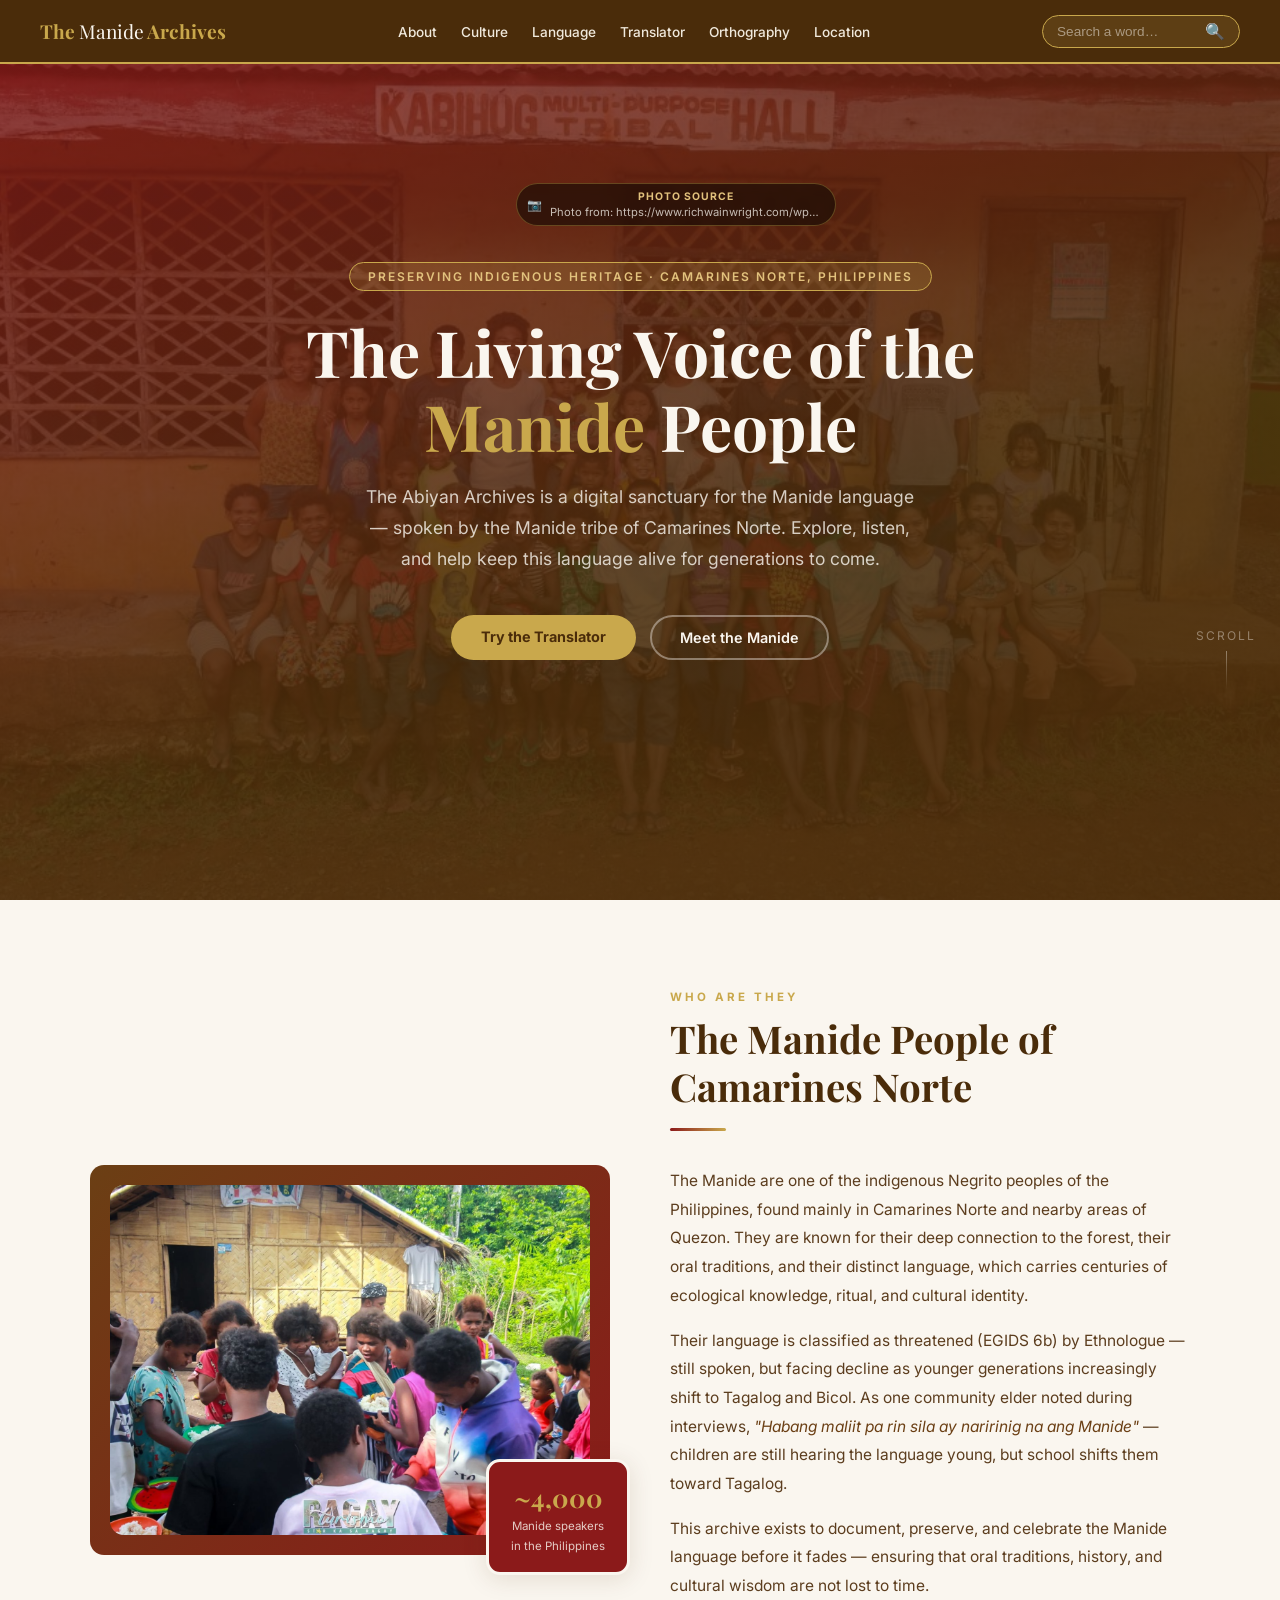
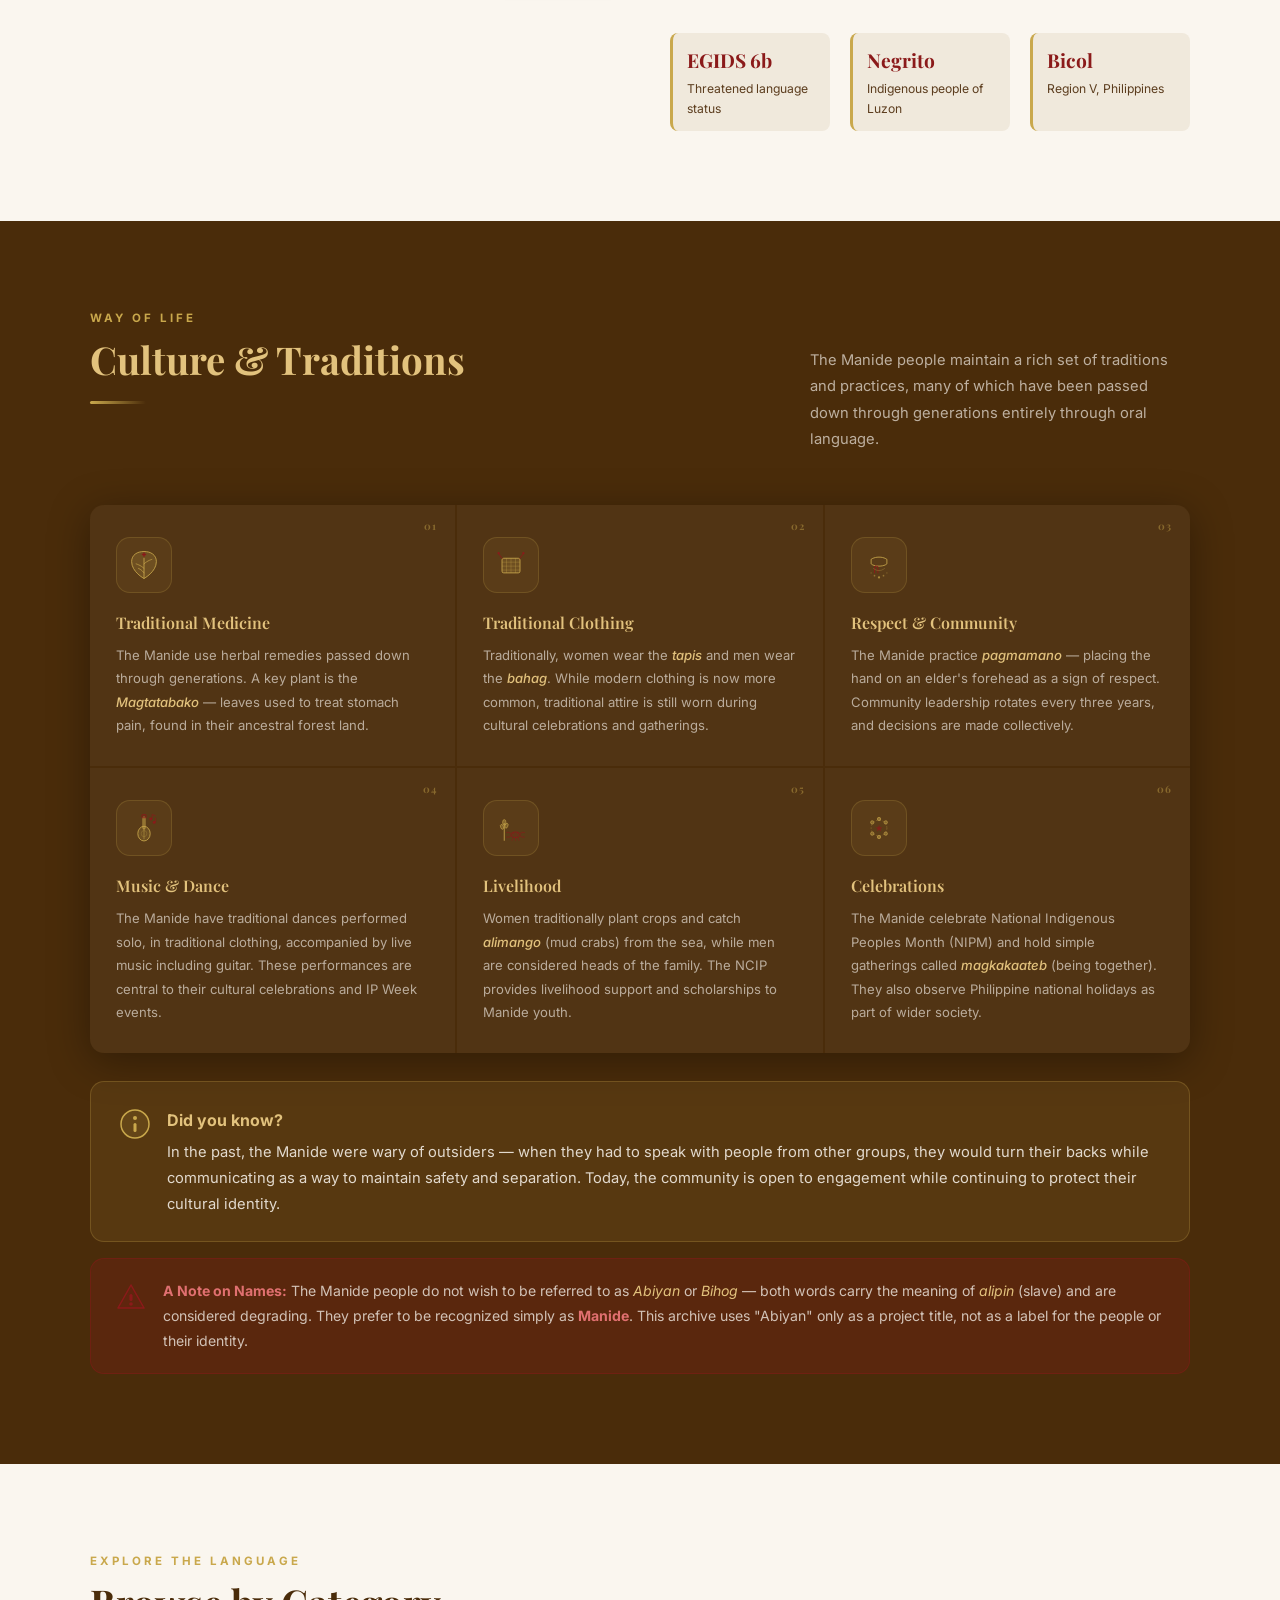
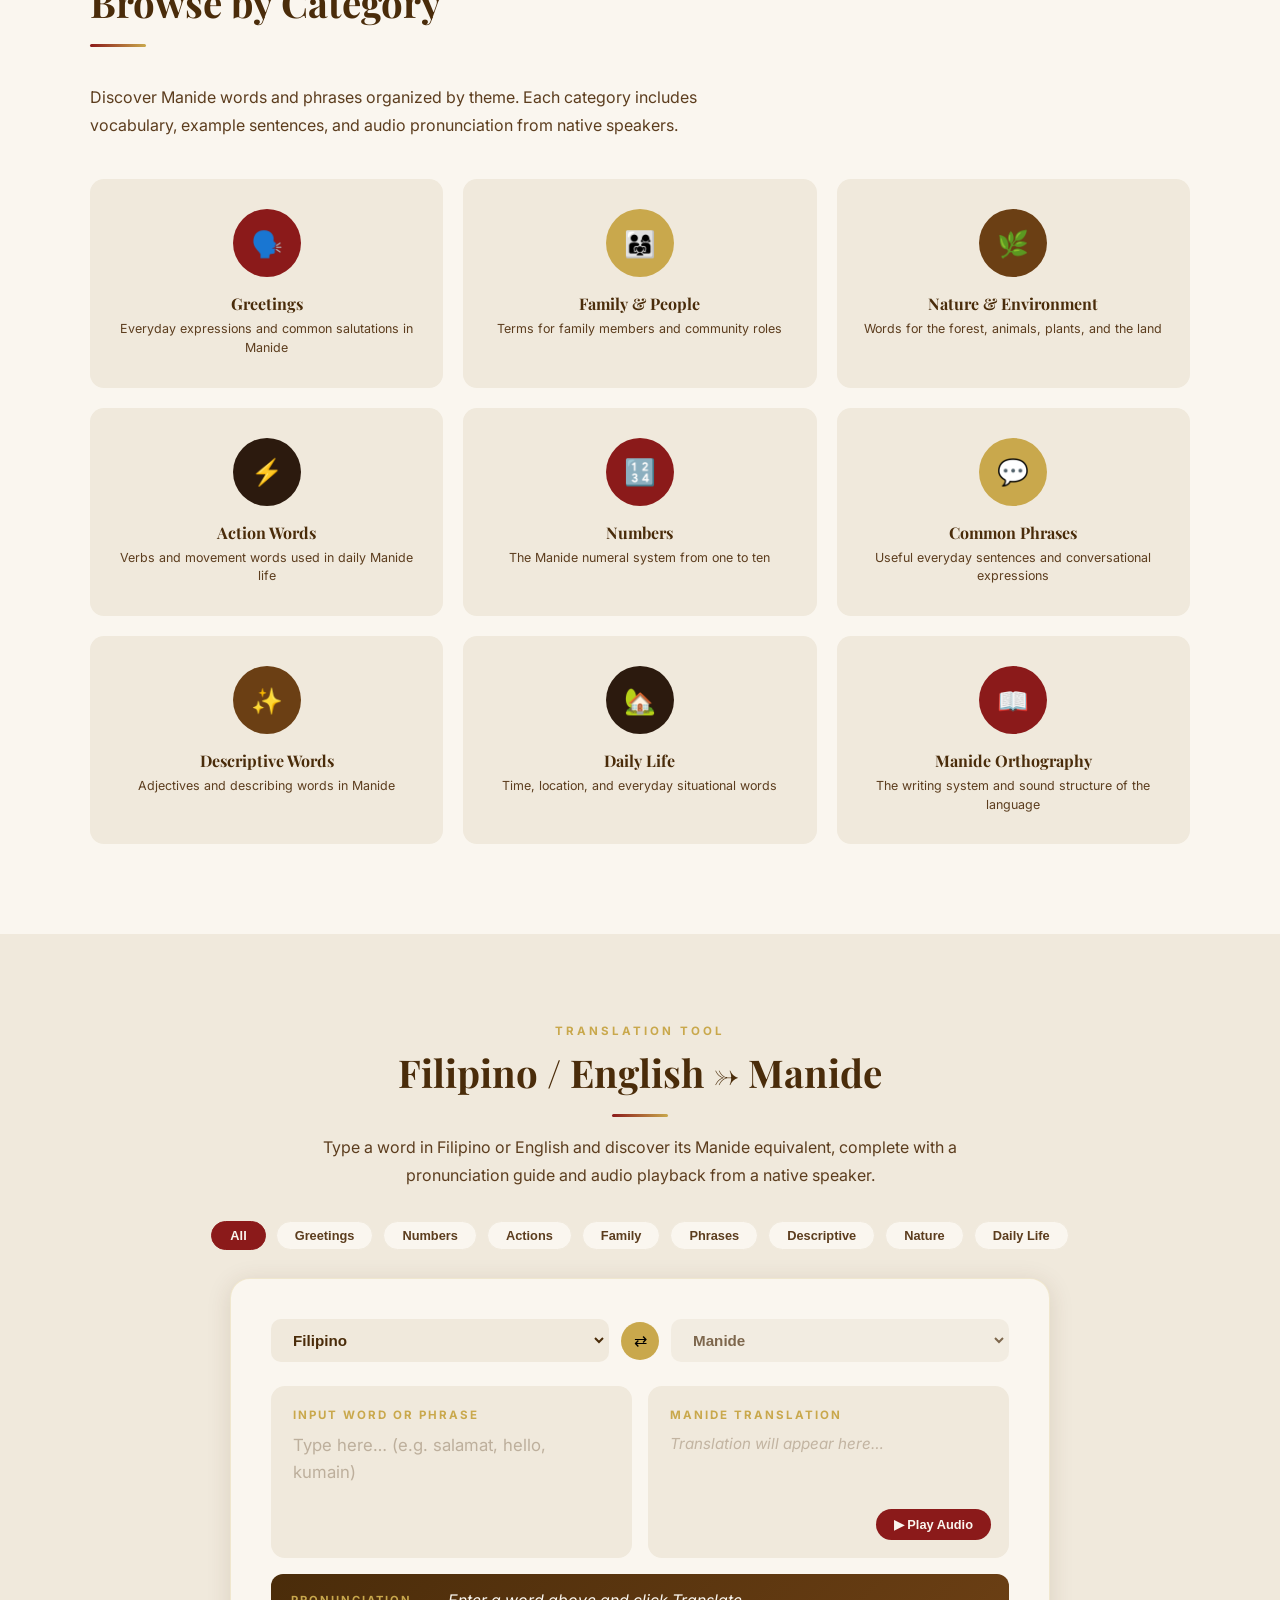
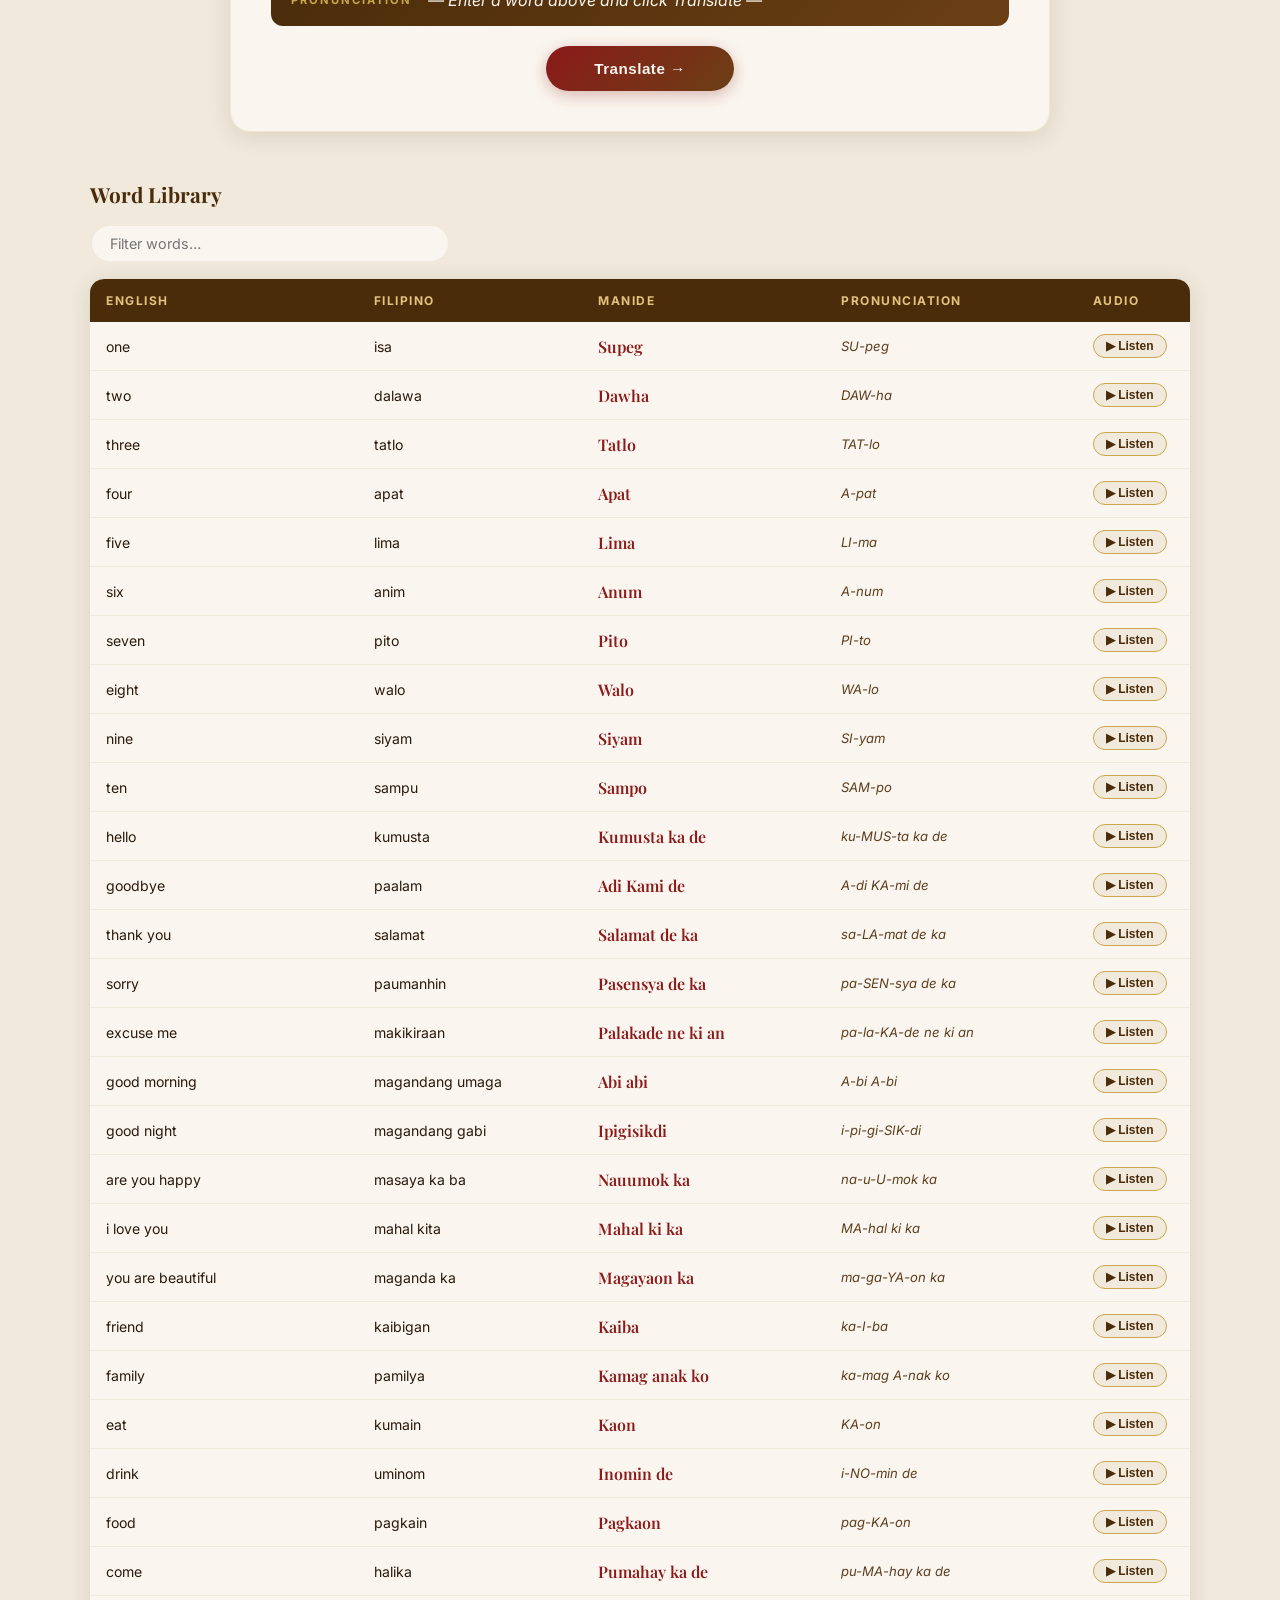
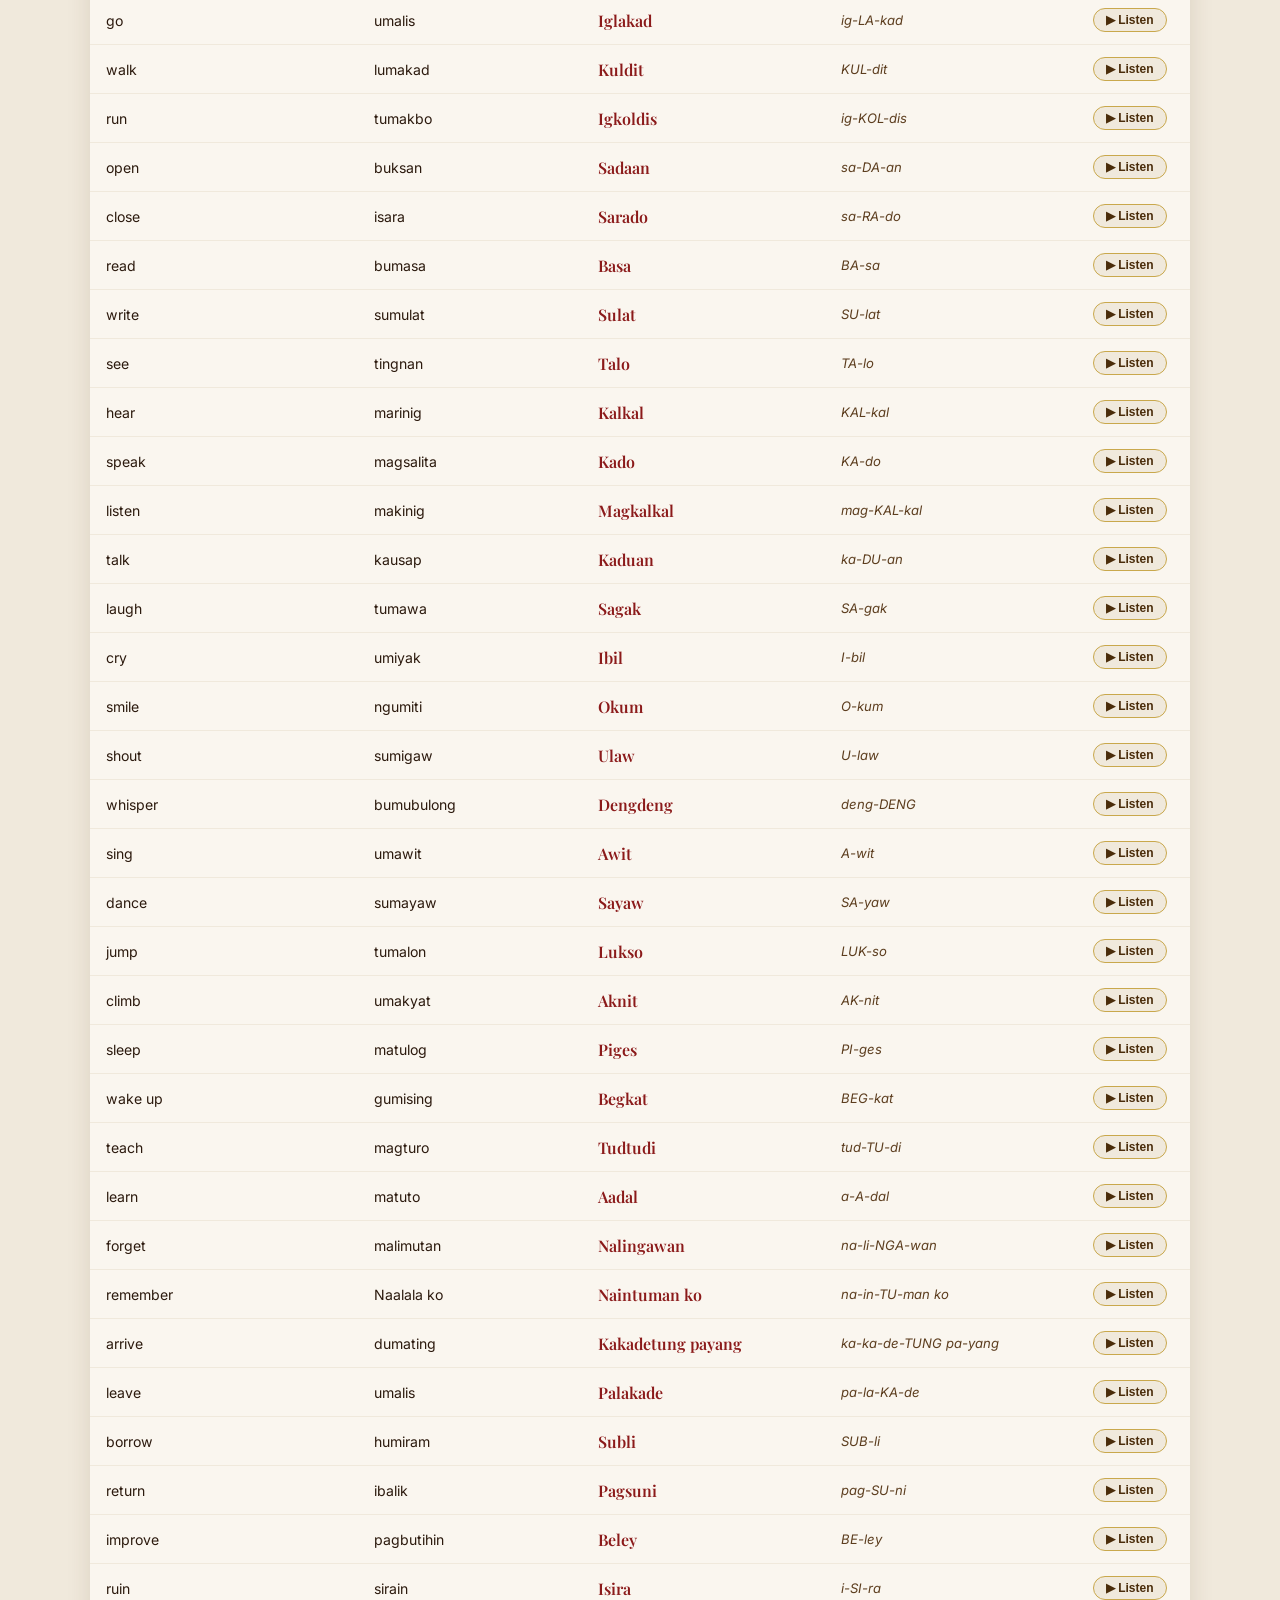
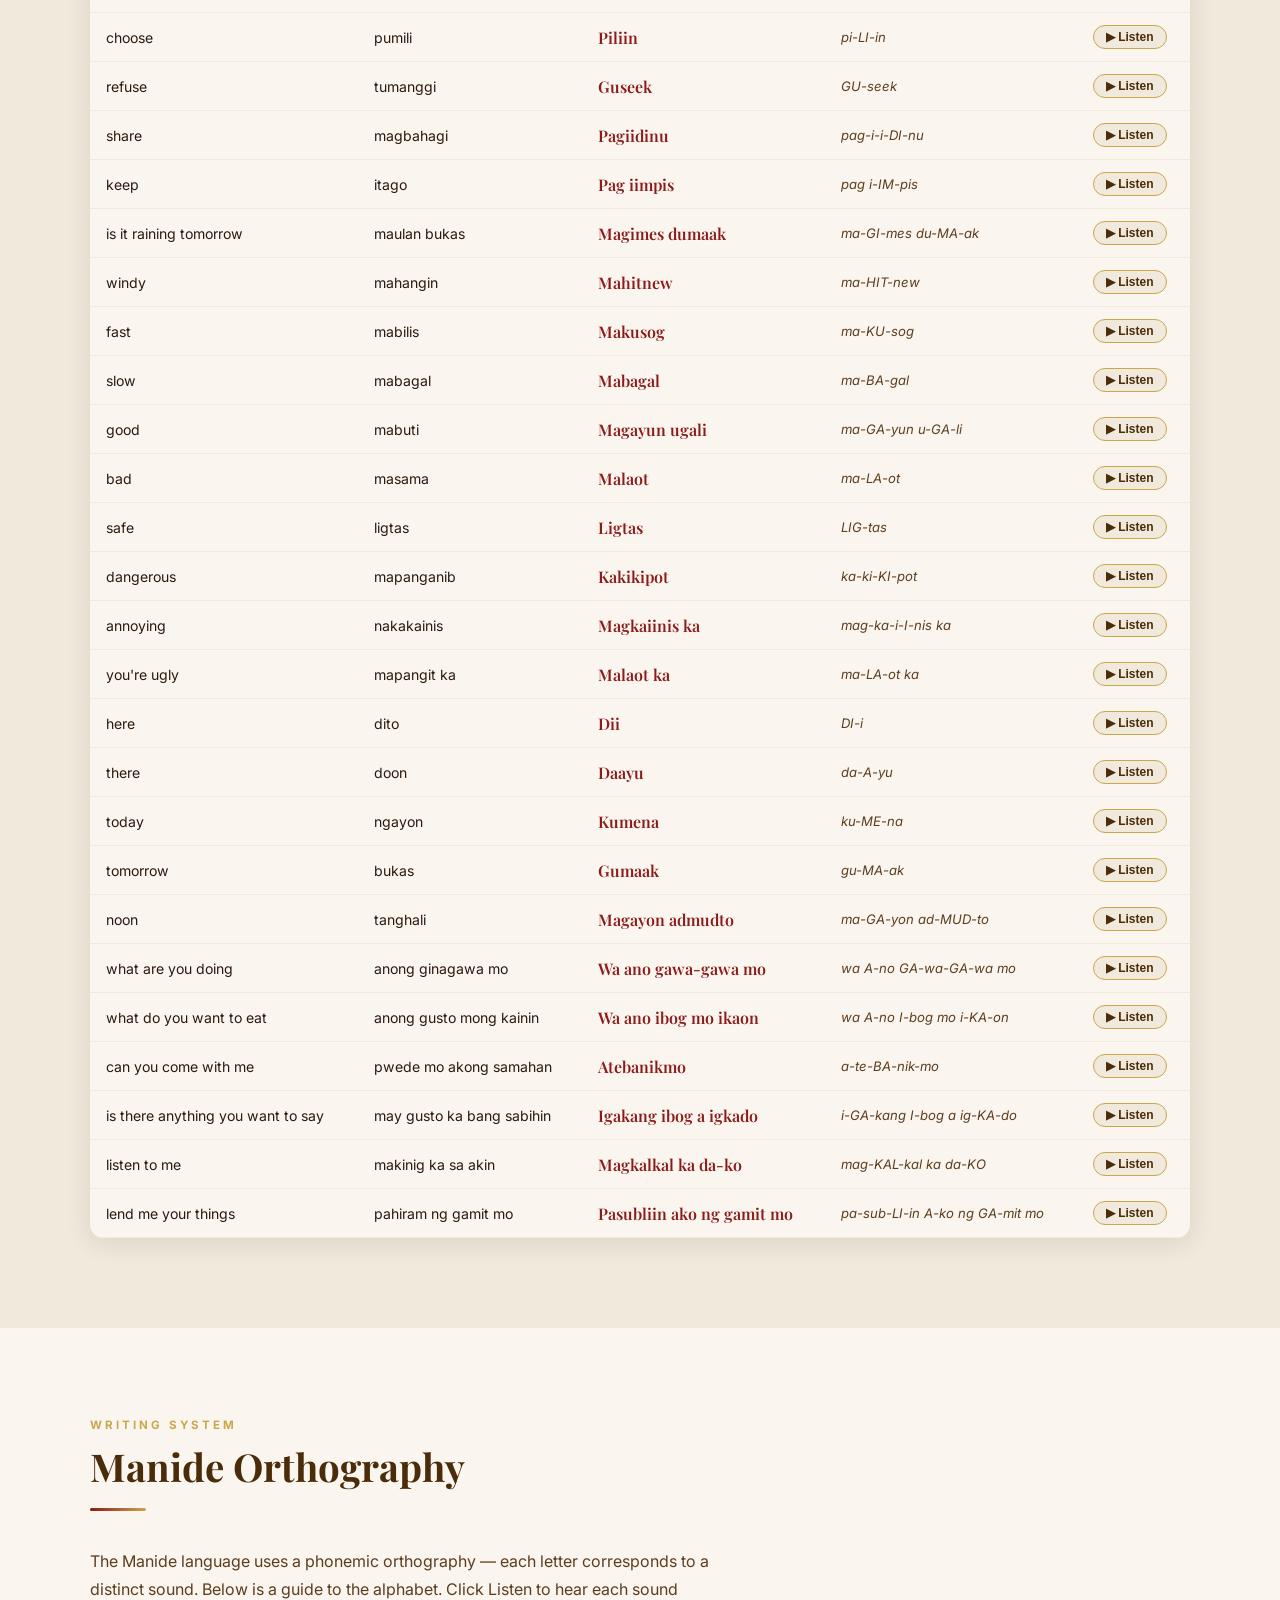
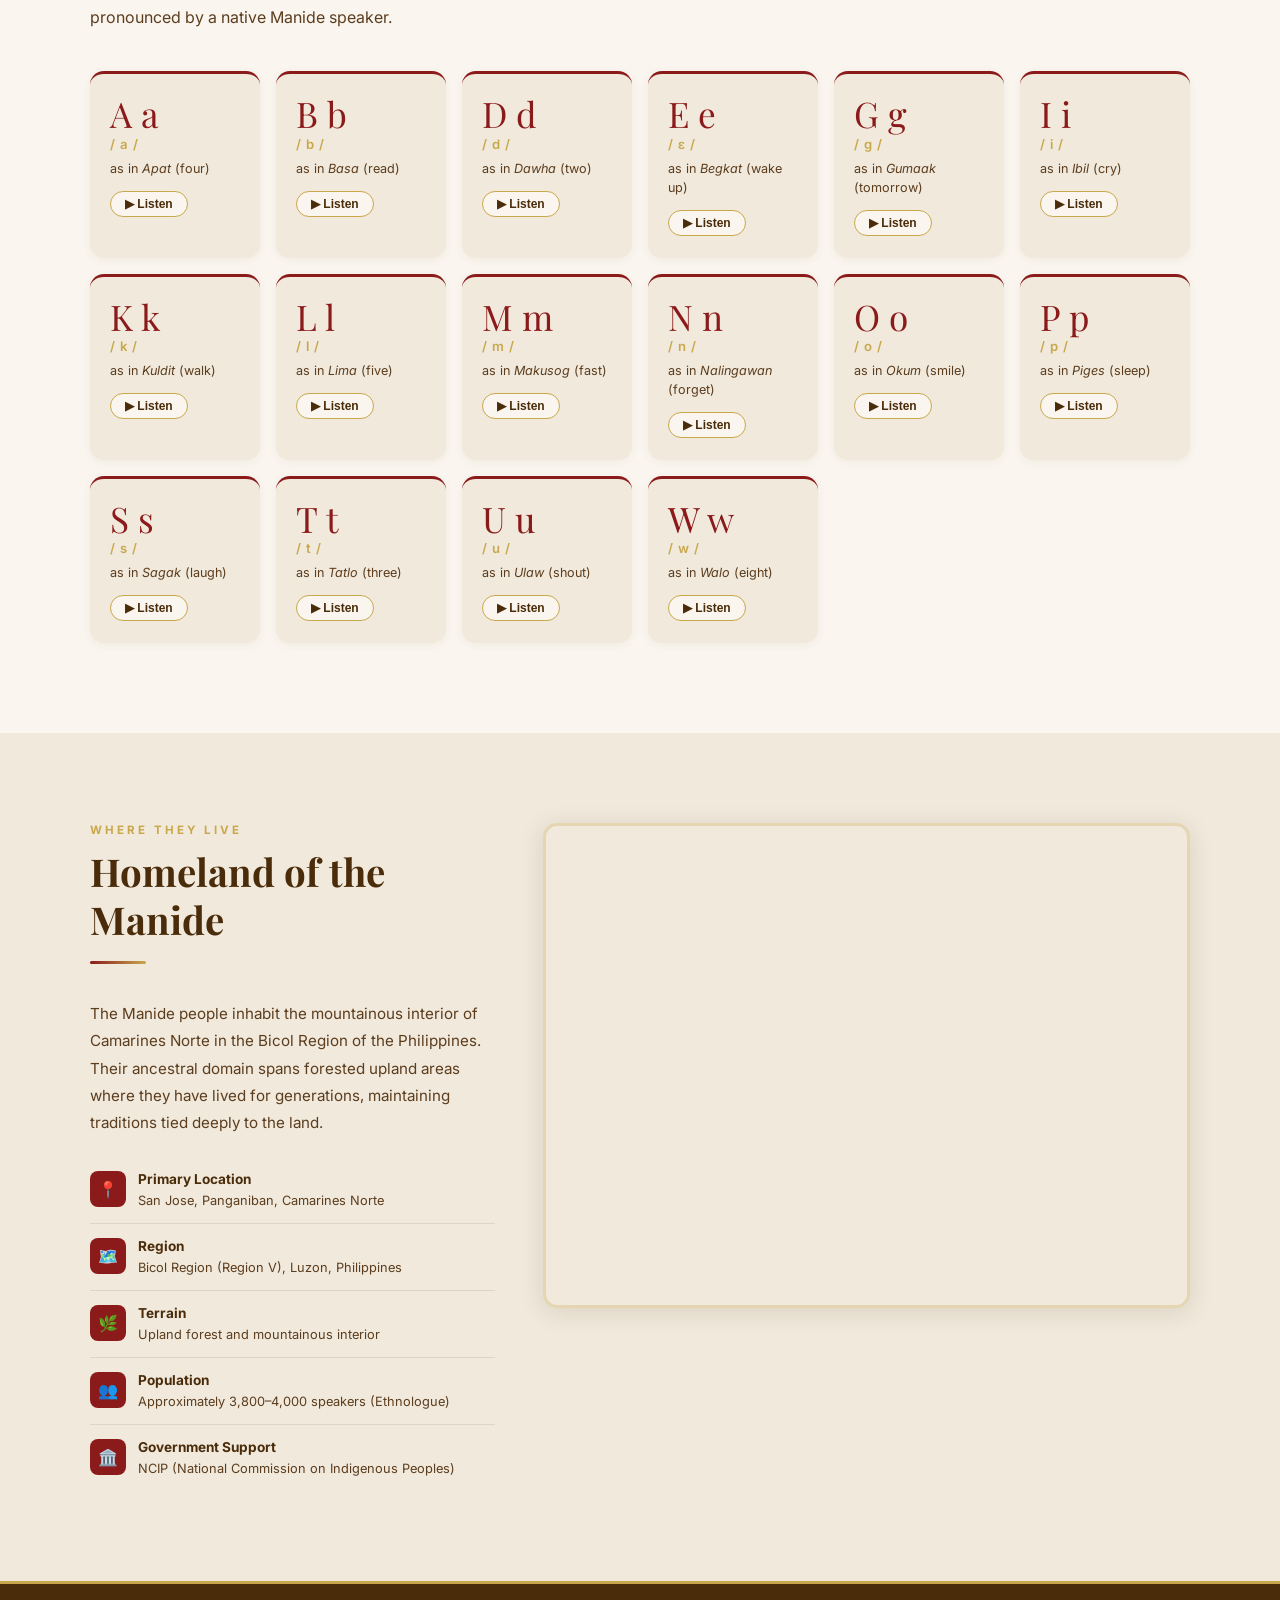
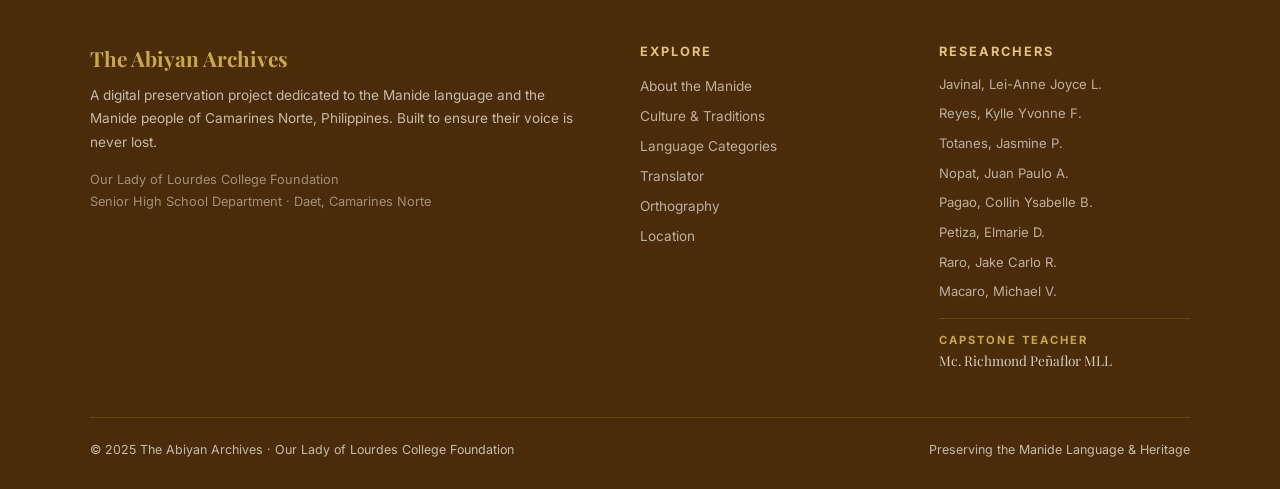
<file: index.html>
<!DOCTYPE html>
<html lang="en">
<head>
  <meta charset="UTF-8" />
  <meta name="viewport" content="width=device-width, initial-scale=1.0"/>
  <title>The Manide Archives — Manide Language & Heritage</title>
  <link rel="preconnect" href="https://fonts.googleapis.com">
  <link href="https://fonts.googleapis.com/css2?family=Playfair+Display:wght@400;600;700&family=Inter:wght@300;400;500;600&display=swap" rel="stylesheet">
  <link rel="stylesheet" href="style.css">
</head>
<body>

<!--
  ══ DESKTOP NAVBAR ══════════════════════════════════════
  position:fixed — only visible on desktop (≥ 769px).
  Hidden entirely on mobile via CSS.
-->
<nav class="nav-desktop">
  <div class="nav-logo">The <span>Manide</span> Archives</div>
  <ul class="nav-links">
    <li><a href="#about">About</a></li>
    <li><a href="#culture">Culture</a></li>
    <li><a href="#categories">Language</a></li>
    <li><a href="#translator">Translator</a></li>
    <li><a href="#orthography">Orthography</a></li>
    <li><a href="#map-section">Location</a></li>
  </ul>
  <div class="nav-search">
    <input type="text" id="navSearchInput" placeholder="Search a word…" />
    <button id="navSearchBtn">🔍</button>
  </div>
</nav>

<!--
  ══ MOBILE NAVBAR ═══════════════════════════════════════
  Completely separate from the desktop nav.
  Uses position:sticky (NOT fixed) so it lives in the
  normal document flow, sitting ABOVE the hero in the DOM.
  This means it is NEVER in the same GPU compositing layer
  as the hero slideshow — making the transparency bug
  structurally impossible to occur.
  Only visible on mobile (≤ 768px) via CSS.
-->
<div class="mob-nav" id="mobNav">
  <div class="mob-nav-bar">
    <div class="mob-nav-logo">The <span>Manide</span> Archives</div>
    <button class="mob-nav-toggle" id="mobNavToggle" aria-label="Open menu" aria-expanded="false">
      <span></span>
      <span></span>
      <span></span>
    </button>
  </div>
  <div class="mob-nav-drawer" id="mobNavDrawer" aria-hidden="true">
    <ul>
      <li><a href="#about">About</a></li>
      <li><a href="#culture">Culture</a></li>
      <li><a href="#categories">Language</a></li>
      <li><a href="#translator">Translator</a></li>
      <li><a href="#orthography">Orthography</a></li>
      <li><a href="#map-section">Location</a></li>
    </ul>
    <div class="mob-nav-search">
      <input type="text" id="mobileSearchInput" placeholder="Search a word…" />
      <button id="mobileSearchBtn">🔍</button>
    </div>
  </div>
</div>


<!-- ══ HERO ════════════════════════════════════════════ -->
<section class="hero" id="home">
  <div class="hero-overlay"></div>

  <div class="hero-credit" id="heroCredit" aria-live="polite">
    <span class="hero-credit-icon">📷</span>
    <span class="hero-credit-text">
      <strong>Photo Source</strong>
      <span id="heroCreditLabel">—</span>
    </span>
  </div>

  <div class="hero-badge">Preserving Indigenous Heritage · Camarines Norte, Philippines</div>
  <h1>The Living Voice of the <em>Manide</em> People</h1>
  <p>
    The Abiyan Archives is a digital sanctuary for the Manide language —
    spoken by the Manide tribe of Camarines Norte.
    Explore, listen, and help keep this language alive for generations to come.
  </p>
  <div class="hero-cta">
    <a href="#translator" class="btn-primary">Try the Translator</a>
    <a href="#about" class="btn-outline">Meet the Manide</a>
  </div>
  <div class="hero-scroll">Scroll</div>
</section>


<!-- ══ ABOUT ════════════════════════════════════════════ -->
<section id="about">
  <div class="container">
    <div class="about-grid">
      <div class="about-img">
        <div class="about-img-main">
          <img src="images/manide4.jpg" alt="Manide Community of Camarines Norte">
        </div>
        <div class="about-img-badge">
          <strong>~4,000</strong>
          <span>Manide speakers<br>in the Philippines</span>
        </div>
      </div>
      <div class="about-text">
        <div class="section-label">Who Are They</div>
        <h2 class="section-title">The Manide People of Camarines Norte</h2>
        <div class="divider"></div>
        <p>
          The Manide are one of the indigenous Negrito peoples of the Philippines,
          found mainly in Camarines Norte and nearby areas of Quezon. They are known
          for their deep connection to the forest, their oral traditions, and their
          distinct language, which carries centuries of ecological knowledge, ritual,
          and cultural identity.
        </p>
        <p>
          Their language is classified as threatened (EGIDS 6b) by Ethnologue — still
          spoken, but facing decline as younger generations increasingly shift to Tagalog
          and Bicol. As one community elder noted during interviews, <em>"Habang maliit
          pa rin sila ay naririnig na ang Manide"</em> — children are still hearing the
          language young, but school shifts them toward Tagalog.
        </p>
        <p>
          This archive exists to document, preserve, and celebrate the Manide language
          before it fades — ensuring that oral traditions, history, and cultural wisdom
          are not lost to time.
        </p>
        <div class="about-stats">
          <div class="stat">
            <strong>EGIDS 6b</strong>
            <span>Threatened language status</span>
          </div>
          <div class="stat">
            <strong>Negrito</strong>
            <span>Indigenous people of Luzon</span>
          </div>
          <div class="stat">
            <strong>Bicol</strong>
            <span>Region V, Philippines</span>
          </div>
        </div>
      </div>
    </div>
  </div>
</section>


<!-- ══ CULTURE ══════════════════════════════════════════ -->
<section id="culture">
  <div class="container">

    <div class="culture-header">
      <div>
        <div class="section-label">Way of Life</div>
        <h2 class="section-title">Culture &amp; Traditions</h2>
        <div class="divider"></div>
      </div>
      <p class="section-sub culture-intro">
        The Manide people maintain a rich set of traditions and practices, many of which
        have been passed down through generations entirely through oral language.
      </p>
    </div>

    <div class="culture-grid">

      <!-- Card 1 — Traditional Medicine -->
      <div class="culture-card" data-index="01">
        <div class="culture-card-inner">
          <div class="culture-svg-wrap">
            <svg viewBox="0 0 64 64" fill="none" xmlns="http://www.w3.org/2000/svg" aria-hidden="true">
              <path d="M32 56 C32 56 10 44 10 26 C10 14 20 8 32 8 C44 8 54 14 54 26 C54 44 32 56 32 56Z" fill="rgba(201,168,76,0.18)" stroke="#C9A84C" stroke-width="1.5"/>
              <path d="M32 56 L32 20" stroke="#C9A84C" stroke-width="1.5" stroke-linecap="round"/>
              <path d="M32 38 C26 32 18 30 18 30" stroke="#C9A84C" stroke-width="1.2" stroke-linecap="round"/>
              <path d="M32 30 C38 24 46 22 46 22" stroke="#C9A84C" stroke-width="1.2" stroke-linecap="round"/>
              <path d="M32 46 C28 40 22 38 22 38" stroke="#C9A84C" stroke-width="1.2" stroke-linecap="round"/>
              <rect x="28" y="12" width="8" height="2.5" rx="1.2" fill="#8B1A1A"/>
              <rect x="30.75" y="9.5" width="2.5" height="8" rx="1.2" fill="#8B1A1A"/>
            </svg>
          </div>
          <div class="culture-card-body">
            <h3>Traditional Medicine</h3>
            <p>
              The Manide use herbal remedies passed down through generations.
              A key plant is the <em>Magtatabako</em> — leaves used to treat
              stomach pain, found in their ancestral forest land.
            </p>
          </div>
        </div>
      </div>

      <!-- Card 2 — Traditional Clothing -->
      <div class="culture-card" data-index="02">
        <div class="culture-card-inner">
          <div class="culture-svg-wrap">
            <svg viewBox="0 0 64 64" fill="none" xmlns="http://www.w3.org/2000/svg" aria-hidden="true">
              <rect x="16" y="20" width="32" height="26" rx="3" fill="rgba(201,168,76,0.18)" stroke="#C9A84C" stroke-width="1.5"/>
              <line x1="16" y1="27" x2="48" y2="27" stroke="#C9A84C" stroke-width="0.8" opacity="0.6"/>
              <line x1="16" y1="34" x2="48" y2="34" stroke="#C9A84C" stroke-width="0.8" opacity="0.6"/>
              <line x1="16" y1="41" x2="48" y2="41" stroke="#C9A84C" stroke-width="0.8" opacity="0.6"/>
              <line x1="24" y1="20" x2="24" y2="46" stroke="#C9A84C" stroke-width="0.8" opacity="0.6"/>
              <line x1="32" y1="20" x2="32" y2="46" stroke="#C9A84C" stroke-width="0.8" opacity="0.6"/>
              <line x1="40" y1="20" x2="40" y2="46" stroke="#C9A84C" stroke-width="0.8" opacity="0.6"/>
              <path d="M16 20 L10 12" stroke="#8B1A1A" stroke-width="1.5" stroke-linecap="round"/>
              <path d="M48 20 L54 12" stroke="#8B1A1A" stroke-width="1.5" stroke-linecap="round"/>
              <circle cx="10" cy="11" r="2" fill="#8B1A1A"/>
              <circle cx="54" cy="11" r="2" fill="#8B1A1A"/>
            </svg>
          </div>
          <div class="culture-card-body">
            <h3>Traditional Clothing</h3>
            <p>
              Traditionally, women wear the <em>tapis</em> and men wear the <em>bahag</em>.
              While modern clothing is now more common, traditional attire is still worn
              during cultural celebrations and gatherings.
            </p>
          </div>
        </div>
      </div>

      <!-- Card 3 — Respect & Community -->
      <div class="culture-card" data-index="03">
        <div class="culture-card-inner">
          <div class="culture-svg-wrap">
            <svg viewBox="0 0 64 64" fill="none" xmlns="http://www.w3.org/2000/svg" aria-hidden="true">
              <path d="M18 22 C18 22 22 18 32 18 C42 18 46 22 46 22" stroke="#C9A84C" stroke-width="1.5" stroke-linecap="round"/>
              <path d="M18 22 L18 30 C18 30 22 34 32 34 C42 34 46 30 46 30 L46 22" stroke="#C9A84C" stroke-width="1.5" stroke-linejoin="round"/>
              <path d="M24 46 L24 36 C24 34.5 26 34 26 34" stroke="#8B1A1A" stroke-width="1.5" stroke-linecap="round"/>
              <path d="M24 36 C24 34 28 33 30 35 L30 46" stroke="#8B1A1A" stroke-width="1.5" stroke-linecap="round" stroke-linejoin="round"/>
              <circle cx="32" cy="54" r="2" fill="#C9A84C" opacity="0.7"/>
              <circle cx="40" cy="51" r="1.5" fill="#C9A84C" opacity="0.5"/>
              <circle cx="24" cy="51" r="1.5" fill="#C9A84C" opacity="0.5"/>
              <circle cx="46" cy="46" r="1.2" fill="#C9A84C" opacity="0.35"/>
              <circle cx="18" cy="46" r="1.2" fill="#C9A84C" opacity="0.35"/>
              <path d="M22 38 C22 38 26 42 32 42 C38 42 42 38 42 38" stroke="#C9A84C" stroke-width="1" stroke-linecap="round" opacity="0.5"/>
            </svg>
          </div>
          <div class="culture-card-body">
            <h3>Respect &amp; Community</h3>
            <p>
              The Manide practice <em>pagmamano</em> — placing the hand on an elder's
              forehead as a sign of respect. Community leadership rotates every three
              years, and decisions are made collectively.
            </p>
          </div>
        </div>
      </div>

      <!-- Card 4 — Music & Dance -->
      <div class="culture-card" data-index="04">
        <div class="culture-card-inner">
          <div class="culture-svg-wrap">
            <svg viewBox="0 0 64 64" fill="none" xmlns="http://www.w3.org/2000/svg" aria-hidden="true">
              <ellipse cx="32" cy="42" rx="11" ry="13" fill="rgba(201,168,76,0.18)" stroke="#C9A84C" stroke-width="1.5"/>
              <ellipse cx="32" cy="42" rx="5" ry="5.5" stroke="#C9A84C" stroke-width="0.8" opacity="0.5"/>
              <rect x="30" y="12" width="4" height="22" rx="2" fill="rgba(201,168,76,0.18)" stroke="#C9A84C" stroke-width="1.2"/>
              <rect x="28" y="8" width="8" height="6" rx="2" fill="rgba(139,26,26,0.3)" stroke="#8B1A1A" stroke-width="1.2"/>
              <line x1="31" y1="14" x2="31" y2="52" stroke="#C9A84C" stroke-width="0.7" opacity="0.7"/>
              <line x1="33" y1="14" x2="33" y2="52" stroke="#C9A84C" stroke-width="0.7" opacity="0.7"/>
              <circle cx="50" cy="22" r="2.5" fill="#8B1A1A"/>
              <line x1="52.5" y1="22" x2="52.5" y2="14" stroke="#8B1A1A" stroke-width="1.2"/>
              <circle cx="44" cy="16" r="2.5" fill="#8B1A1A"/>
              <line x1="46.5" y1="16" x2="46.5" y2="8" stroke="#8B1A1A" stroke-width="1.2"/>
              <line x1="46.5" y1="8" x2="52.5" y2="10" stroke="#8B1A1A" stroke-width="1.2"/>
            </svg>
          </div>
          <div class="culture-card-body">
            <h3>Music &amp; Dance</h3>
            <p>
              The Manide have traditional dances performed solo, in traditional clothing,
              accompanied by live music including guitar. These performances are central
              to their cultural celebrations and IP Week events.
            </p>
          </div>
        </div>
      </div>

      <!-- Card 5 — Livelihood -->
      <div class="culture-card" data-index="05">
        <div class="culture-card-inner">
          <div class="culture-svg-wrap">
            <svg viewBox="0 0 64 64" fill="none" xmlns="http://www.w3.org/2000/svg" aria-hidden="true">
              <line x1="20" y1="54" x2="20" y2="24" stroke="#C9A84C" stroke-width="1.5" stroke-linecap="round"/>
              <ellipse cx="20" cy="22" rx="3" ry="5" fill="rgba(201,168,76,0.4)" stroke="#C9A84C" stroke-width="1"/>
              <ellipse cx="16" cy="30" rx="2.5" ry="4.5" fill="rgba(201,168,76,0.3)" stroke="#C9A84C" stroke-width="1" transform="rotate(-20 16 30)"/>
              <ellipse cx="24" cy="28" rx="2.5" ry="4.5" fill="rgba(201,168,76,0.3)" stroke="#C9A84C" stroke-width="1" transform="rotate(20 24 28)"/>
              <ellipse cx="40" cy="44" rx="8" ry="5" fill="rgba(139,26,26,0.2)" stroke="#8B1A1A" stroke-width="1.3"/>
              <path d="M32 42 C28 38 24 40 24 40" stroke="#8B1A1A" stroke-width="1.2" stroke-linecap="round"/>
              <path d="M32 46 C28 50 24 48 24 48" stroke="#8B1A1A" stroke-width="1.2" stroke-linecap="round"/>
              <path d="M48 42 C52 38 56 40 56 40" stroke="#8B1A1A" stroke-width="1.2" stroke-linecap="round"/>
              <path d="M48 46 C52 50 56 48 56 48" stroke="#8B1A1A" stroke-width="1.2" stroke-linecap="round"/>
              <line x1="36" y1="49" x2="34" y2="54" stroke="#8B1A1A" stroke-width="1" stroke-linecap="round"/>
              <line x1="40" y1="49" x2="40" y2="54" stroke="#8B1A1A" stroke-width="1" stroke-linecap="round"/>
              <line x1="44" y1="49" x2="46" y2="54" stroke="#8B1A1A" stroke-width="1" stroke-linecap="round"/>
              <circle cx="36" cy="41" r="1.2" fill="#8B1A1A"/>
              <circle cx="44" cy="41" r="1.2" fill="#8B1A1A"/>
            </svg>
          </div>
          <div class="culture-card-body">
            <h3>Livelihood</h3>
            <p>
              Women traditionally plant crops and catch <em>alimango</em> (mud crabs)
              from the sea, while men are considered heads of the family. The NCIP
              provides livelihood support and scholarships to Manide youth.
            </p>
          </div>
        </div>
      </div>

      <!-- Card 6 — Celebrations -->
      <div class="culture-card" data-index="06">
        <div class="culture-card-inner">
          <div class="culture-svg-wrap">
            <svg viewBox="0 0 64 64" fill="none" xmlns="http://www.w3.org/2000/svg" aria-hidden="true">
              <circle cx="32" cy="32" r="14" stroke="#C9A84C" stroke-width="1" stroke-dasharray="3 3" opacity="0.5"/>
              <circle cx="32" cy="16" r="3" fill="rgba(201,168,76,0.5)" stroke="#C9A84C" stroke-width="1"/>
              <circle cx="44" cy="22" r="3" fill="rgba(201,168,76,0.4)" stroke="#C9A84C" stroke-width="1"/>
              <circle cx="44" cy="42" r="3" fill="rgba(201,168,76,0.4)" stroke="#C9A84C" stroke-width="1"/>
              <circle cx="32" cy="48" r="3" fill="rgba(201,168,76,0.5)" stroke="#C9A84C" stroke-width="1"/>
              <circle cx="20" cy="42" r="3" fill="rgba(201,168,76,0.4)" stroke="#C9A84C" stroke-width="1"/>
              <circle cx="20" cy="22" r="3" fill="rgba(201,168,76,0.4)" stroke="#C9A84C" stroke-width="1"/>
              <polygon points="32,26 33.5,30.5 38,30.5 34.5,33.5 35.8,38 32,35.2 28.2,38 29.5,33.5 26,30.5 30.5,30.5" fill="#8B1A1A" opacity="0.8"/>
            </svg>
          </div>
          <div class="culture-card-body">
            <h3>Celebrations</h3>
            <p>
              The Manide celebrate National Indigenous Peoples Month (NIPM) and
              hold simple gatherings called <em>magkakaateb</em> (being together).
              They also observe Philippine national holidays as part of wider society.
            </p>
          </div>
        </div>
      </div>

    </div><!-- /.culture-grid -->

    <!-- Did You Know -->
    <div class="did-you-know">
      <div class="dyk-icon">
        <svg viewBox="0 0 32 32" fill="none" xmlns="http://www.w3.org/2000/svg" width="32" height="32" aria-hidden="true">
          <circle cx="16" cy="16" r="14" stroke="#C9A84C" stroke-width="1.5" fill="rgba(201,168,76,0.12)"/>
          <circle cx="16" cy="10" r="2" fill="#C9A84C"/>
          <rect x="14.5" y="15" width="3" height="9" rx="1.5" fill="#C9A84C"/>
        </svg>
      </div>
      <div class="dyk-text">
        <strong>Did you know?</strong>
        In the past, the Manide were wary of outsiders — when they had to speak
        with people from other groups, they would turn their backs while communicating
        as a way to maintain safety and separation. Today, the community is open to
        engagement while continuing to protect their cultural identity.
      </div>
    </div>

    <!-- Important Note on Naming -->
    <div class="naming-note">
      <div class="naming-icon">
        <svg viewBox="0 0 32 32" fill="none" xmlns="http://www.w3.org/2000/svg" width="32" height="32" aria-hidden="true">
          <path d="M16 4 L29 27 H3 Z" stroke="#8B1A1A" stroke-width="1.5" fill="rgba(139,26,26,0.12)" stroke-linejoin="round"/>
          <rect x="14.5" y="13" width="3" height="7" rx="1.5" fill="#8B1A1A"/>
          <circle cx="16" cy="23" r="1.8" fill="#8B1A1A"/>
        </svg>
      </div>
      <div class="naming-text">
        <strong>A Note on Names:</strong>
        The Manide people do not wish to be referred to as <em>Abiyan</em> or
        <em>Bihog</em> — both words carry the meaning of <em>alipin</em> (slave)
        and are considered degrading. They prefer to be recognized simply as
        <strong>Manide</strong>. This archive uses "Abiyan" only as a project
        title, not as a label for the people or their identity.
      </div>
    </div>

  </div>
</section>


<!-- ══ LANGUAGE CATEGORIES ══════════════════════════════ -->
<section id="categories">
  <div class="container">
    <div class="section-label">Explore the Language</div>
    <h2 class="section-title">Browse by Category</h2>
    <div class="divider"></div>
    <p class="section-sub" style="margin-bottom: 40px;">
      Discover Manide words and phrases organized by theme. Each category includes
      vocabulary, example sentences, and audio pronunciation from native speakers.
    </p>
    <div class="cat-grid">
      <a href="#translator" class="cat-card" data-filter="greetings">
        <div class="cat-icon red">🗣️</div>
        <h3>Greetings</h3>
        <p>Everyday expressions and common salutations in Manide</p>
      </a>
      <a href="#translator" class="cat-card" data-filter="family">
        <div class="cat-icon gold">👨‍👩‍👧</div>
        <h3>Family &amp; People</h3>
        <p>Terms for family members and community roles</p>
      </a>
      <a href="#translator" class="cat-card" data-filter="nature">
        <div class="cat-icon brown">🌿</div>
        <h3>Nature &amp; Environment</h3>
        <p>Words for the forest, animals, plants, and the land</p>
      </a>
      <a href="#translator" class="cat-card" data-filter="actions">
        <div class="cat-icon dark">⚡</div>
        <h3>Action Words</h3>
        <p>Verbs and movement words used in daily Manide life</p>
      </a>
      <a href="#translator" class="cat-card" data-filter="numbers">
        <div class="cat-icon red">🔢</div>
        <h3>Numbers</h3>
        <p>The Manide numeral system from one to ten</p>
      </a>
      <a href="#translator" class="cat-card" data-filter="phrases">
        <div class="cat-icon gold">💬</div>
        <h3>Common Phrases</h3>
        <p>Useful everyday sentences and conversational expressions</p>
      </a>
      <a href="#translator" class="cat-card" data-filter="descriptive">
        <div class="cat-icon brown">✨</div>
        <h3>Descriptive Words</h3>
        <p>Adjectives and describing words in Manide</p>
      </a>
      <a href="#translator" class="cat-card" data-filter="daily">
        <div class="cat-icon dark">🏡</div>
        <h3>Daily Life</h3>
        <p>Time, location, and everyday situational words</p>
      </a>
      <a href="#orthography" class="cat-card">
        <div class="cat-icon red">📖</div>
        <h3>Manide Orthography</h3>
        <p>The writing system and sound structure of the language</p>
      </a>
    </div>
  </div>
</section>


<!-- ══ TRANSLATOR ════════════════════════════════════════ -->
<section id="translator">
  <div class="container">
    <div class="section-header-center">
      <div class="section-label">Translation Tool</div>
      <h2 class="section-title">Filipino / English → Manide</h2>
      <div class="divider center"></div>
      <p class="section-sub center">
        Type a word in Filipino or English and discover its Manide equivalent,
        complete with a pronunciation guide and audio playback from a native speaker.
      </p>
    </div>

    <!-- Category filter chips -->
    <div class="filter-chips" id="filterChips">
      <button class="chip active" data-cat="all">All</button>
      <button class="chip" data-cat="greetings">Greetings</button>
      <button class="chip" data-cat="numbers">Numbers</button>
      <button class="chip" data-cat="actions">Actions</button>
      <button class="chip" data-cat="family">Family</button>
      <button class="chip" data-cat="phrases">Phrases</button>
      <button class="chip" data-cat="descriptive">Descriptive</button>
      <button class="chip" data-cat="nature">Nature</button>
      <button class="chip" data-cat="daily">Daily Life</button>
    </div>

    <div class="translator-box">
      <div class="translator-lang-bar">
        <select class="lang-select" id="sourceLang">
          <option value="filipino">Filipino</option>
          <option value="english">English</option>
        </select>
        <button class="lang-arrow" id="swapBtn" title="Switch language">⇄</button>
        <select class="lang-select" disabled style="opacity:.7;"><option>Manide</option></select>
      </div>
      <div class="translator-panels">
        <div class="trans-panel">
          <label>Input Word or Phrase</label>
          <textarea id="inputWord" placeholder="Type here… (e.g. salamat, hello, kumain)"></textarea>
        </div>
        <div class="trans-panel">
          <label>Manide Translation</label>
          <div class="trans-result empty" id="outputWord">Translation will appear here…</div>
          <button class="audio-btn" id="audioPlayBtn">▶ Play Audio</button>
        </div>
      </div>
      <div class="phonetic-strip">
        <span class="ph-label">Pronunciation</span>
        <span class="ph-text" id="phoneticGuide">— Enter a word above and click Translate —</span>
      </div>
      <div class="trans-btn-row">
        <button class="translate-btn" id="translateBtn">Translate →</button>
      </div>
    </div>

    <!-- Word list table -->
    <div class="word-list-wrap">
      <h3 class="word-list-title">Word Library</h3>
      <div class="word-list-search-row">
        <input type="text" id="wordListSearch" placeholder="Filter words…" class="word-list-search"/>
      </div>
      <div class="word-table-wrap">
        <table class="word-table" id="wordTable">
          <thead>
            <tr>
              <th>English</th>
              <th>Filipino</th>
              <th>Manide</th>
              <th>Pronunciation</th>
              <th>Audio</th>
            </tr>
          </thead>
          <tbody id="wordTableBody">
            <!-- Populated by script.js -->
          </tbody>
        </table>
      </div>
    </div>
  </div>
</section>


<!-- ══ ORTHOGRAPHY ══════════════════════════════════════ -->
<section id="orthography">
  <div class="container">
    <div class="section-label">Writing System</div>
    <h2 class="section-title">Manide Orthography</h2>
    <div class="divider"></div>
    <p class="section-sub" style="margin-bottom: 40px;">
      The Manide language uses a phonemic orthography — each letter corresponds to a distinct
      sound. Below is a guide to the alphabet. Click Listen to hear each sound pronounced
      by a native Manide speaker.
    </p>
    <div class="ortho-grid">
      <div class="ortho-card">
        <div class="letter">A a</div>
        <div class="pronunciation">/ a /</div>
        <div class="example">as in <em>Apat</em> (four)</div>
        <button class="play-small" data-audio="audio/Numbers/4.mp3">▶ Listen</button>
      </div>
      <div class="ortho-card">
        <div class="letter">B b</div>
        <div class="pronunciation">/ b /</div>
        <div class="example">as in <em>Basa</em> (read)</div>
        <button class="play-small" data-audio="audio/Basic Daily use words/Read.mp3">▶ Listen</button>
      </div>
      <div class="ortho-card">
        <div class="letter">D d</div>
        <div class="pronunciation">/ d /</div>
        <div class="example">as in <em>Dawha</em> (two)</div>
        <button class="play-small" data-audio="audio/Numbers/Dalawa.mp3">▶ Listen</button>
      </div>
      <div class="ortho-card">
        <div class="letter">E e</div>
        <div class="pronunciation">/ ɛ /</div>
        <div class="example">as in <em>Begkat</em> (wake up)</div>
        <button class="play-small" data-audio="audio/Action Words/Wake.mp3">▶ Listen</button>
      </div>
      <div class="ortho-card">
        <div class="letter">G g</div>
        <div class="pronunciation">/ g /</div>
        <div class="example">as in <em>Gumaak</em> (tomorrow)</div>
        <button class="play-small" data-audio="audio/Basic Daily use words/Tomorrow.mp3">▶ Listen</button>
      </div>
      <div class="ortho-card">
        <div class="letter">I i</div>
        <div class="pronunciation">/ i /</div>
        <div class="example">as in <em>Ibil</em> (cry)</div>
        <button class="play-small" data-audio="audio/Action Words/Cry.mp3">▶ Listen</button>
      </div>
      <div class="ortho-card">
        <div class="letter">K k</div>
        <div class="pronunciation">/ k /</div>
        <div class="example">as in <em>Kuldit</em> (walk)</div>
        <button class="play-small" data-audio="audio/Basic Daily use words/Walk.mp3">▶ Listen</button>
      </div>
      <div class="ortho-card">
        <div class="letter">L l</div>
        <div class="pronunciation">/ l /</div>
        <div class="example">as in <em>Lima</em> (five)</div>
        <button class="play-small" data-audio="audio/Numbers/5.mp3">▶ Listen</button>
      </div>
      <div class="ortho-card">
        <div class="letter">M m</div>
        <div class="pronunciation">/ m /</div>
        <div class="example">as in <em>Makusog</em> (fast)</div>
        <button class="play-small" data-audio="audio/Basic Daily use words/Fast.mp3">▶ Listen</button>
      </div>
      <div class="ortho-card">
        <div class="letter">N n</div>
        <div class="pronunciation">/ n /</div>
        <div class="example">as in <em>Nalingawan</em> (forget)</div>
        <button class="play-small" data-audio="audio/Action Words/Forget.mp3">▶ Listen</button>
      </div>
      <div class="ortho-card">
        <div class="letter">O o</div>
        <div class="pronunciation">/ o /</div>
        <div class="example">as in <em>Okum</em> (smile)</div>
        <button class="play-small" data-audio="audio/Action Words/Smile.mp3">▶ Listen</button>
      </div>
      <div class="ortho-card">
        <div class="letter">P p</div>
        <div class="pronunciation">/ p /</div>
        <div class="example">as in <em>Piges</em> (sleep)</div>
        <button class="play-small" data-audio="audio/Action Words/Sleep.mp3">▶ Listen</button>
      </div>
      <div class="ortho-card">
        <div class="letter">S s</div>
        <div class="pronunciation">/ s /</div>
        <div class="example">as in <em>Sagak</em> (laugh)</div>
        <button class="play-small" data-audio="audio/Action Words/Laugh.mp3">▶ Listen</button>
      </div>
      <div class="ortho-card">
        <div class="letter">T t</div>
        <div class="pronunciation">/ t /</div>
        <div class="example">as in <em>Tatlo</em> (three)</div>
        <button class="play-small" data-audio="audio/Numbers/3.mp3">▶ Listen</button>
      </div>
      <div class="ortho-card">
        <div class="letter">U u</div>
        <div class="pronunciation">/ u /</div>
        <div class="example">as in <em>Ulaw</em> (shout)</div>
        <button class="play-small" data-audio="audio/Action Words/Shout.mp3">▶ Listen</button>
      </div>
      <div class="ortho-card">
        <div class="letter">W w</div>
        <div class="pronunciation">/ w /</div>
        <div class="example">as in <em>Walo</em> (eight)</div>
        <button class="play-small" data-audio="audio/Numbers/8.mp3">▶ Listen</button>
      </div>
    </div>
  </div>
</section>


<!-- ══ MAP ══════════════════════════════════════════════ -->
<section id="map-section">
  <div class="container">
    <div class="map-layout">
      <div class="map-info">
        <div class="section-label">Where They Live</div>
        <h2 class="section-title">Homeland of the Manide</h2>
        <div class="divider"></div>
        <p>
          The Manide people inhabit the mountainous interior of Camarines Norte
          in the Bicol Region of the Philippines. Their ancestral domain spans
          forested upland areas where they have lived for generations, maintaining
          traditions tied deeply to the land.
        </p>
        <div class="map-detail">
          <div class="map-detail-icon">📍</div>
          <div class="map-detail-text">
            <strong>Primary Location</strong>
            <span>San Jose, Panganiban, Camarines Norte</span>
          </div>
        </div>
        <div class="map-detail">
          <div class="map-detail-icon">🗺️</div>
          <div class="map-detail-text">
            <strong>Region</strong>
            <span>Bicol Region (Region V), Luzon, Philippines</span>
          </div>
        </div>
        <div class="map-detail">
          <div class="map-detail-icon">🌿</div>
          <div class="map-detail-text">
            <strong>Terrain</strong>
            <span>Upland forest and mountainous interior</span>
          </div>
        </div>
        <div class="map-detail">
          <div class="map-detail-icon">👥</div>
          <div class="map-detail-text">
            <strong>Population</strong>
            <span>Approximately 3,800–4,000 speakers (Ethnologue)</span>
          </div>
        </div>
        <div class="map-detail">
          <div class="map-detail-icon">🏛️</div>
          <div class="map-detail-text">
            <strong>Government Support</strong>
            <span>NCIP (National Commission on Indigenous Peoples)</span>
          </div>
        </div>
      </div>
      <div class="map-embed">
        <iframe
          src="https://www.google.com/maps/embed?pb=!1m18!1m12!1m3!1d126917.5!2d122.6934!3d14.0496!2m3!1f0!2f0!3f0!3m2!1i1024!2i768!4f13.1!3m3!1m2!1s0x33a18ddd4afd3f03%3A0x9f7e9e2b1e2d3f04!2sPanganiban%2C+Camarines+Norte!5e0!3m2!1sen!2sph!4v1"
          allowfullscreen loading="lazy"
          referrerpolicy="no-referrer-when-downgrade">
        </iframe>
      </div>
    </div>
  </div>
</section>


<!-- ══ FOOTER ════════════════════════════════════════════ -->
<footer>
  <div class="footer-inner">
    <div class="footer-brand">
      <h3>The Abiyan Archives</h3>
      <p>
        A digital preservation project dedicated to the Manide language and the
        Manide people of Camarines Norte, Philippines.
        Built to ensure their voice is never lost.
      </p>
      <p class="footer-school">
        Our Lady of Lourdes College Foundation<br>
        Senior High School Department · Daet, Camarines Norte
      </p>
    </div>
    <div class="footer-col">
      <h4>Explore</h4>
      <ul>
        <li><a href="#about">About the Manide</a></li>
        <li><a href="#culture">Culture &amp; Traditions</a></li>
        <li><a href="#categories">Language Categories</a></li>
        <li><a href="#translator">Translator</a></li>
        <li><a href="#orthography">Orthography</a></li>
        <li><a href="#map-section">Location</a></li>
      </ul>
    </div>
    <div class="footer-col">
      <h4>Researchers</h4>
      <ul class="researchers-list">
        <li>Javinal, Lei-Anne Joyce L.</li>
        <li>Reyes, Kylle Yvonne F.</li>
        <li>Totanes, Jasmine P.</li>
        <li>Nopat, Juan Paulo A.</li>
        <li>Pagao, Collin Ysabelle B.</li>
        <li>Petiza, Elmarie D.</li>
        <li>Raro, Jake Carlo R.</li>
        <li>Macaro, Michael V.</li>
      </ul>
      <div class="footer-teacher">
        <span class="footer-teacher-label">Capstone Teacher</span>
        <span class="footer-teacher-name">Mc. Richmond Peñaflor MLL</span>
      </div>
    </div>
  </div>
  <div class="footer-bottom">
    <span>© 2025 The Abiyan Archives · Our Lady of Lourdes College Foundation</span>
    <span>Preserving the Manide Language &amp; Heritage</span>
  </div>
</footer>

<!-- Load dictionary data first, then the main script -->
<script src="words.js"></script>
<script src="script.js"></script>

<script>
  /* ══════════════════════════════════════════
     MOBILE NAV
     Uses position:sticky on a plain <div> that
     sits above the hero in the DOM — no z-index
     battles, no GPU compositing overlap with the
     hero slideshow. Transparency is impossible.
  ══════════════════════════════════════════ */
  (function () {
    const toggle  = document.getElementById('mobNavToggle');
    const drawer  = document.getElementById('mobNavDrawer');
    const mobNav  = document.getElementById('mobNav');

    function closeMenu() {
      drawer.classList.remove('open');
      toggle.classList.remove('open');
      toggle.setAttribute('aria-expanded', 'false');
      drawer.setAttribute('aria-hidden', 'true');
    }

    toggle.addEventListener('click', function () {
      const isOpen = drawer.classList.toggle('open');
      toggle.classList.toggle('open', isOpen);
      toggle.setAttribute('aria-expanded', String(isOpen));
      drawer.setAttribute('aria-hidden', String(!isOpen));
    });

    // Close when any nav link is tapped
    drawer.querySelectorAll('a').forEach(function (link) {
      link.addEventListener('click', closeMenu);
    });

    // Close when tapping outside
    document.addEventListener('click', function (e) {
      if (!mobNav.contains(e.target)) closeMenu();
    });

    // Mobile search → translator
    const mobileSearchInput = document.getElementById('mobileSearchInput');
    const mobileSearchBtn   = document.getElementById('mobileSearchBtn');

    function mobileSearch() {
      const q = mobileSearchInput.value.trim();
      if (!q) return;
      closeMenu();
      document.getElementById('sourceLang').value = 'english';
      document.getElementById('translator').scrollIntoView({ behavior: 'smooth' });
      document.getElementById('inputWord').value = q;
      setTimeout(function () {
        document.getElementById('translateBtn').dispatchEvent(new Event('click'));
      }, 500);
    }

    mobileSearchBtn.addEventListener('click', mobileSearch);
    mobileSearchInput.addEventListener('keydown', function (e) {
      if (e.key === 'Enter') mobileSearch();
    });
  })();


  /* ══════════════════════════════════════════
     HERO BACKGROUND SLIDESHOW
  ══════════════════════════════════════════ */
  const heroImages = [
    {
      src:    'images/manide1.jpg',
      source: 'Photo from: https://www.richwainwright.com/wp-content/uploads/2020/05/0D3A0270-1-980x653.jpg'
    },
    {
      src:    'images/manide2.jpg',
      source: 'Photo from: https://www.ragaycamsur.gov.ph/wp-content/uploads/316532741_513833710777110_6583548967745784757_n.jpg'
    },
    {
      src:    'images/manide3.jpg',
      source: 'Researchers Photo 2026'
    },
    {
      src:    'images/manide4.jpg',
      source: 'Photo from: https://www.ragaycamsur.gov.ph/wp-content/gallery/ragay-supports-the-manide-tribe/316678836_513832984110516_5444249189362810057_n.jpg'
    }
  ];

  (function initHeroSlideshow() {
    const hero        = document.querySelector('.hero');
    const creditBox   = document.getElementById('heroCredit');
    const creditLabel = document.getElementById('heroCreditLabel');
    if (!hero || heroImages.length === 0) return;

    const slides = heroImages.map((item, i) => {
      const div = document.createElement('div');
      div.className = 'hero-slide' + (i === 0 ? ' active' : '');
      div.style.backgroundImage = `url('${item.src}')`;
      div.style.animationDirection = i % 2 === 0 ? 'alternate' : 'alternate-reverse';
      hero.prepend(div);
      return div;
    });

    function showCredit(index) {
      const src = heroImages[index].source;
      if (src && src.trim() !== '') {
        creditLabel.textContent = src;
        creditBox.classList.add('visible');
      } else {
        creditBox.classList.remove('visible');
      }
    }

    showCredit(0);
    let current = 0;

    setInterval(() => {
      creditBox.classList.remove('visible');
      setTimeout(() => {
        slides[current].classList.remove('active');
        current = (current + 1) % slides.length;
        slides[current].classList.add('active');
        showCredit(current);
      }, 500);
    }, 6000);
  })();
</script>
</body>

</html>
</file>
<file: style.css>
/* ══════════════════════════════════════════
   ABIYAN ARCHIVES — style.css
══════════════════════════════════════════ */

/* ── ROOT VARIABLES ── */
:root {
  --red:        #8B1A1A;
  --red-light:  #B22222;
  --gold:       #C9A84C;
  --gold-light: #E2C27D;
  --brown:      #4A2C0A;
  --brown-mid:  #6B3F14;
  --white:      #FAF6EF;
  --off-white:  #F0E9DC;
  --text-dark:  #2C1A0E;
  --text-mid:   #5C3D1E;
  --shadow:     0 4px 24px rgba(74,44,10,0.13);
  --radius:     14px;
}

* { margin: 0; padding: 0; box-sizing: border-box; }
html { scroll-behavior: smooth; }
body { font-family: 'Inter', sans-serif; background: var(--white); color: var(--text-dark); }

/* ══════════════════════════════════════════
   DESKTOP NAVBAR
   position:fixed — shown only on desktop.
   Hidden entirely on mobile via media query.
   The .mob-nav takes over on mobile instead.
══════════════════════════════════════════ */
nav.nav-desktop {
  position: fixed; top: 0; left: 0; right: 0; z-index: 999;
  background: #4A2C0A;
  display: flex; align-items: center; justify-content: space-between;
  padding: 0 40px; height: 64px;
  border-bottom: 2px solid var(--gold);
}

.nav-logo { font-family: 'Playfair Display', serif; color: var(--gold); font-size: 1.2rem; font-weight: 700; }
.nav-logo span { color: var(--white); font-weight: 400; }
.nav-links { display: flex; gap: 24px; list-style: none; }
.nav-links a { color: var(--off-white); text-decoration: none; font-size: 0.85rem; font-weight: 500; transition: color 0.2s; }
.nav-links a:hover { color: var(--gold); }
.nav-search { display: flex; align-items: center; gap: 8px; background: rgba(201,168,76,0.15); border: 1px solid var(--gold); border-radius: 50px; padding: 6px 14px; }
.nav-search input { background: transparent; border: none; outline: none; color: var(--white); font-size: 0.85rem; width: 140px; }
.nav-search input::placeholder { color: rgba(250,246,239,0.5); }
.nav-search button { background: none; border: none; cursor: pointer; color: var(--gold); font-size: 1rem; }

/* ══════════════════════════════════════════
   MOBILE NAVBAR
   This is a completely independent component
   that has NOTHING to do with the desktop nav.

   Key architectural decision:
   - Uses position:sticky (NOT position:fixed)
   - Lives in the normal document flow
   - Sits ABOVE the hero section in the HTML
   - Therefore NEVER shares a GPU compositing
     layer with the hero slideshow animation
   - This makes the background transparency
     bug structurally impossible

   Hidden on desktop, shown only on mobile.
══════════════════════════════════════════ */
.mob-nav {
  display: none;
  position: sticky;
  top: 0;
  z-index: 900;
  background: #4A2C0A;
  border-bottom: 2px solid var(--gold);
}

/* The always-visible bar */
.mob-nav-bar {
  display: flex;
  align-items: center;
  justify-content: space-between;
  padding: 0 20px;
  height: 60px;
}

.mob-nav-logo {
  font-family: 'Playfair Display', serif;
  color: var(--gold);
  font-size: 1.1rem;
  font-weight: 700;
}
.mob-nav-logo span { color: var(--white); font-weight: 400; }

/* Hamburger toggle button */
.mob-nav-toggle {
  display: flex;
  flex-direction: column;
  justify-content: center;
  align-items: center;
  gap: 5px;
  width: 36px;
  height: 36px;
  background: none;
  border: none;
  cursor: pointer;
  padding: 4px;
  flex-shrink: 0;
}
.mob-nav-toggle span {
  display: block;
  width: 22px;
  height: 2px;
  background: var(--gold);
  border-radius: 2px;
  transition: transform 0.3s ease, opacity 0.3s ease;
}
.mob-nav-toggle.open span:nth-child(1) { transform: translateY(7px) rotate(45deg); }
.mob-nav-toggle.open span:nth-child(2) { opacity: 0; }
.mob-nav-toggle.open span:nth-child(3) { transform: translateY(-7px) rotate(-45deg); }

/* Slide-down drawer — uses max-height animation,
   no position:fixed, no opacity tricks needed    */
.mob-nav-drawer {
  max-height: 0;
  overflow: hidden;
  background: #4A2C0A;
  transition: max-height 0.32s ease;
}
.mob-nav-drawer.open {
  max-height: 440px;
}

.mob-nav-drawer ul { list-style: none; }
.mob-nav-drawer ul li a {
  display: block;
  color: var(--off-white);
  text-decoration: none;
  font-size: 1rem;
  font-weight: 500;
  padding: 13px 24px;
  border-bottom: 1px solid rgba(201,168,76,0.1);
  transition: background 0.2s, color 0.2s;
}
.mob-nav-drawer ul li:last-child a { border-bottom: none; }
.mob-nav-drawer ul li a:hover,
.mob-nav-drawer ul li a:active { background: rgba(201,168,76,0.1); color: var(--gold); }

.mob-nav-search {
  display: flex;
  align-items: center;
  gap: 8px;
  margin: 12px 20px 16px;
  background: rgba(201,168,76,0.12);
  border: 1px solid var(--gold);
  border-radius: 50px;
  padding: 9px 16px;
}
.mob-nav-search input {
  flex: 1;
  background: transparent;
  border: none;
  outline: none;
  color: var(--white);
  font-size: 0.9rem;
  font-family: 'Inter', sans-serif;
}
.mob-nav-search input::placeholder { color: rgba(250,246,239,0.45); }
.mob-nav-search button { background: none; border: none; cursor: pointer; color: var(--gold); font-size: 1rem; }

/* ── HERO ── */
.hero {
  min-height: 100vh;
  position: relative;
  display: flex; flex-direction: column; align-items: center; justify-content: center;
  text-align: center; padding: 100px 24px 60px;
  overflow: hidden;
}
.hero-slide {
  position: absolute; inset: 0; z-index: 0;
  background-size: cover; background-position: center;
  opacity: 0;
  transition: opacity 1.6s ease-in-out;
  animation: kenBurns 10s ease-in-out infinite alternate;
}
.hero-slide.active { opacity: 1; }

@keyframes kenBurns {
  0%   { transform: scale(1)    translate(0, 0); }
  50%  { transform: scale(1.06) translate(-1%, 1%); }
  100% { transform: scale(1.1)  translate(1%, -1%); }
}

.hero-overlay {
  position: absolute; inset: 0; z-index: 1;
  background: linear-gradient(160deg, rgba(139,26,26,0.82) 0%, rgba(74,44,10,0.88) 60%, rgba(74,44,10,0.96) 100%);
}
.hero > *:not(.hero-slide):not(.hero-overlay) { position: relative; z-index: 2; }
.hero-badge { background: rgba(201,168,76,0.18); border: 1px solid var(--gold); color: var(--gold-light); font-size: 0.75rem; font-weight: 600; letter-spacing: 2px; text-transform: uppercase; padding: 6px 18px; border-radius: 50px; margin-bottom: 24px; }
.hero h1 { font-family: 'Playfair Display', serif; font-size: clamp(2.2rem, 5.5vw, 4rem); color: var(--white); line-height: 1.15; margin-bottom: 20px; max-width: 720px; }
.hero h1 em { font-style: normal; color: var(--gold); }
.hero p { color: rgba(250,246,239,0.8); font-size: clamp(0.95rem, 2vw, 1.1rem); max-width: 560px; line-height: 1.75; margin-bottom: 40px; }
.hero-cta { display: flex; gap: 14px; flex-wrap: wrap; justify-content: center; }
.btn-primary { background: var(--gold); color: var(--brown); font-weight: 700; font-size: 0.9rem; padding: 13px 30px; border-radius: 50px; text-decoration: none; border: none; cursor: pointer; transition: background 0.2s, transform 0.15s; }
.btn-primary:hover { background: var(--gold-light); transform: translateY(-2px); }
.btn-outline { background: transparent; color: var(--white); font-weight: 600; font-size: 0.9rem; padding: 12px 28px; border-radius: 50px; text-decoration: none; border: 2px solid rgba(250,246,239,0.4); cursor: pointer; transition: border-color 0.2s, transform 0.15s; }
.btn-outline:hover { border-color: var(--white); transform: translateY(-2px); }

.hero-scroll {
  position: absolute;
  bottom: 32px; left: 50%; transform: translateX(-50%);
  z-index: 3;
  color: rgba(250,246,239,0.4); font-size: 0.75rem;
  letter-spacing: 2px; text-transform: uppercase;
  display: flex; flex-direction: column; align-items: center; gap: 8px;
  pointer-events: none;
}
.hero-scroll::after {
  content: ''; width: 1px; height: 38px;
  background: linear-gradient(to bottom, rgba(250,246,239,0.4), transparent);
}

.hero-credit {
  position: absolute; bottom: 36px; left: 36px; z-index: 4;
  display: flex; align-items: center; gap: 8px;
  background: rgba(20,10,4,0.62); backdrop-filter: blur(6px);
  border: 1px solid rgba(201,168,76,0.35); border-radius: 50px;
  padding: 6px 14px 6px 10px; opacity: 0; transform: translateY(6px);
  transition: opacity 0.7s ease, transform 0.7s ease;
  pointer-events: none; max-width: 320px;
}
.hero-credit.visible { opacity: 1; transform: translateY(0); }
.hero-credit-icon { font-size: 0.75rem; color: var(--gold); flex-shrink: 0; line-height: 1; }
.hero-credit-text { font-size: 0.7rem; color: rgba(250,246,239,0.75); line-height: 1.3; white-space: nowrap; overflow: hidden; text-overflow: ellipsis; }
.hero-credit-text strong { display: block; color: var(--gold-light); font-size: 0.65rem; font-weight: 700; letter-spacing: 1px; text-transform: uppercase; margin-bottom: 1px; }

/* ── SHARED SECTION STYLES ── */
section { padding: 90px 24px; }
.container { max-width: 1100px; margin: 0 auto; }
.section-label { font-size: 0.72rem; font-weight: 700; letter-spacing: 3px; text-transform: uppercase; color: var(--gold); margin-bottom: 10px; }
.section-title { font-family: 'Playfair Display', serif; font-size: clamp(1.7rem, 3.5vw, 2.4rem); color: var(--brown); margin-bottom: 16px; line-height: 1.25; }
.section-sub { color: var(--text-mid); font-size: 1rem; line-height: 1.75; max-width: 640px; }
.divider { width: 56px; height: 3px; background: linear-gradient(to right, var(--red), var(--gold)); border-radius: 2px; margin: 18px 0 36px; }
.section-header-center { text-align: center; margin-bottom: 32px; }
.divider.center { margin: 18px auto 0; }
.section-sub.center { margin: 16px auto 0; }

/* ── ABOUT ── */
#about { background: var(--white); }
.about-grid { display: grid; grid-template-columns: 1fr 1fr; gap: 60px; align-items: center; }
.about-img { position: relative; }
.about-img-main { width: 100%; border-radius: var(--radius); aspect-ratio: 4/3; background: linear-gradient(135deg, var(--brown-mid), var(--red)); display: flex; align-items: center; justify-content: center; color: rgba(250,246,239,0.35); font-size: 0.82rem; letter-spacing: 1px; text-align: center; padding: 20px; overflow: hidden; }
.about-img-main img { width: 100%; height: 100%; object-fit: cover; border-radius: var(--radius); }
.about-img-badge { position: absolute; bottom: -20px; right: -20px; background: var(--red); border: 3px solid var(--white); border-radius: var(--radius); padding: 18px 22px; text-align: center; box-shadow: var(--shadow); }
.about-img-badge strong { display: block; font-family: 'Playfair Display', serif; font-size: 1.6rem; color: var(--gold); }
.about-img-badge span { font-size: 0.72rem; color: rgba(250,246,239,0.8); }
.about-text p { color: var(--text-mid); line-height: 1.85; font-size: 0.97rem; margin-bottom: 16px; }
.about-text p em { color: var(--brown-mid); font-style: italic; }
.about-stats { display: flex; gap: 20px; margin-top: 32px; }
.stat { flex: 1; background: var(--off-white); border-left: 3px solid var(--gold); border-radius: 8px; padding: 14px; }
.stat strong { font-family: 'Playfair Display', serif; font-size: 1.2rem; color: var(--red); display: block; margin-bottom: 4px; }
.stat span { font-size: 0.76rem; color: var(--text-mid); }

/* ── CULTURE ── */
#culture { background: var(--brown); }
.culture-header { display: flex; align-items: flex-start; justify-content: space-between; gap: 40px; margin-bottom: 52px; }
.culture-header .section-title { color: var(--gold-light); }
.culture-header .section-label { color: var(--gold); }
.culture-header .divider { background: linear-gradient(to right, var(--gold), transparent); }
.culture-intro { max-width: 380px; color: rgba(250,246,239,0.65); font-size: 0.92rem; line-height: 1.8; padding-top: 36px; flex-shrink: 0; }
.culture-grid { display: grid; grid-template-columns: repeat(3, 1fr); gap: 2px; margin-bottom: 28px; border-radius: var(--radius); overflow: hidden; box-shadow: 0 8px 40px rgba(0,0,0,0.35); }
.culture-card { background: rgba(250,246,239,0.04); border: none; position: relative; transition: background 0.3s ease; cursor: default; }
.culture-card:hover { background: rgba(250,246,239,0.09); }
.culture-card::before { content: attr(data-index); position: absolute; top: 16px; right: 18px; font-family: 'Playfair Display', serif; font-size: 0.65rem; font-weight: 700; color: rgba(201,168,76,0.45); letter-spacing: 1px; line-height: 1; }
.culture-card::after { content: ''; position: absolute; top: 0; left: 0; right: 0; height: 2px; background: linear-gradient(to right, var(--gold), transparent); opacity: 0; transition: opacity 0.3s ease; }
.culture-card:hover::after { opacity: 1; }
.culture-card-inner { display: flex; flex-direction: column; align-items: flex-start; padding: 32px 26px 28px; height: 100%; }
.culture-svg-wrap { width: 56px; height: 56px; flex-shrink: 0; margin-bottom: 20px; display: flex; align-items: center; justify-content: center; background: rgba(201,168,76,0.08); border: 1px solid rgba(201,168,76,0.2); border-radius: 14px; transition: background 0.3s, border-color 0.3s; }
.culture-card:hover .culture-svg-wrap { background: rgba(201,168,76,0.14); border-color: rgba(201,168,76,0.4); }
.culture-svg-wrap svg { width: 36px; height: 36px; }
.culture-card-body { flex: 1; }
.culture-card-body h3 { font-family: 'Playfair Display', serif; font-size: 1rem; font-weight: 600; color: var(--gold-light); margin-bottom: 10px; line-height: 1.3; }
.culture-card-body p { font-size: 0.82rem; color: rgba(250,246,239,0.62); line-height: 1.8; }
.culture-card-body p em { color: var(--gold-light); font-style: italic; font-weight: 500; }
.did-you-know { display: flex; gap: 16px; align-items: flex-start; background: rgba(201,168,76,0.1); border: 1px solid rgba(201,168,76,0.25); border-radius: var(--radius); padding: 24px 28px; margin-bottom: 16px; }
.dyk-icon { flex-shrink: 0; margin-top: 2px; }
.dyk-icon svg { display: block; }
.dyk-text { color: rgba(250,246,239,0.85); font-size: 0.92rem; line-height: 1.75; }
.dyk-text strong { color: var(--gold-light); display: block; margin-bottom: 6px; font-size: 1rem; }
.naming-note { display: flex; gap: 16px; align-items: flex-start; background: rgba(139,26,26,0.25); border: 1px solid rgba(139,26,26,0.45); border-radius: var(--radius); padding: 20px 24px; }
.naming-icon { flex-shrink: 0; margin-top: 2px; }
.naming-icon svg { display: block; }
.naming-text { font-size: 0.88rem; color: rgba(250,246,239,0.75); line-height: 1.75; }
.naming-text strong { color: #E07070; }
.naming-text em { font-style: italic; color: var(--gold-light); }

/* ── CATEGORIES ── */
#categories { background: var(--white); }
.cat-grid { display: grid; grid-template-columns: repeat(3, 1fr); gap: 20px; }
.cat-card { background: var(--off-white); border-radius: var(--radius); padding: 28px 20px; text-align: center; cursor: pointer; border: 2px solid transparent; transition: border-color 0.2s, transform 0.2s, box-shadow 0.2s; text-decoration: none; display: block; }
.cat-card:hover { border-color: var(--gold); transform: translateY(-4px); box-shadow: var(--shadow); }
.cat-icon { width: 68px; height: 68px; border-radius: 50%; display: flex; align-items: center; justify-content: center; margin: 0 auto 16px; font-size: 1.6rem; }
.cat-icon.red   { background: var(--red); }
.cat-icon.gold  { background: var(--gold); }
.cat-icon.brown { background: var(--brown-mid); }
.cat-icon.dark  { background: #2C1A0E; }
.cat-card h3 { font-family: 'Playfair Display', serif; font-size: 1rem; color: var(--brown); margin-bottom: 6px; }
.cat-card p { font-size: 0.78rem; color: var(--text-mid); line-height: 1.5; }

/* ── TRANSLATOR ── */
#translator { background: var(--off-white); }
.filter-chips { display: flex; flex-wrap: wrap; gap: 10px; justify-content: center; margin-bottom: 28px; }
.chip { background: var(--white); border: 1.5px solid var(--off-white); color: var(--text-mid); border-radius: 50px; padding: 6px 18px; font-size: 0.8rem; font-weight: 600; cursor: pointer; transition: all 0.2s; }
.chip:hover { border-color: var(--gold); color: var(--brown); }
.chip.active { background: var(--red); border-color: var(--red); color: var(--white); }
.translator-box { background: var(--white); border-radius: 20px; padding: 40px; box-shadow: var(--shadow); border: 1px solid rgba(201,168,76,0.2); max-width: 820px; margin: 0 auto 48px; }
.translator-lang-bar { display: flex; align-items: center; gap: 12px; margin-bottom: 24px; }
.lang-select { flex: 1; background: var(--off-white); border: 2px solid transparent; border-radius: 10px; padding: 10px 16px; font-size: 0.95rem; font-weight: 600; color: var(--brown); cursor: pointer; outline: none; transition: border-color 0.2s; }
.lang-select:focus { border-color: var(--gold); }
.lang-arrow { background: var(--gold); border: none; border-radius: 50%; width: 38px; height: 38px; cursor: pointer; font-size: 1rem; display: flex; align-items: center; justify-content: center; transition: background 0.2s, transform 0.3s; }
.lang-arrow:hover { background: var(--gold-light); transform: rotate(180deg); }
.translator-panels { display: grid; grid-template-columns: 1fr 1fr; gap: 16px; }
.trans-panel { background: var(--off-white); border-radius: var(--radius); border: 2px solid transparent; padding: 20px; transition: border-color 0.2s; position: relative; min-height: 160px; }
.trans-panel:focus-within { border-color: var(--gold); }
.trans-panel label { font-size: 0.72rem; font-weight: 700; letter-spacing: 2px; text-transform: uppercase; color: var(--gold); display: block; margin-bottom: 10px; }
.trans-panel textarea { width: 100%; border: none; outline: none; background: transparent; resize: none; font-size: 1.05rem; color: var(--text-dark); font-family: 'Inter', sans-serif; line-height: 1.6; min-height: 100px; }
.trans-panel textarea::placeholder { color: rgba(74,44,10,0.3); }
.trans-result { font-size: 1.2rem; font-weight: 600; color: var(--red); font-family: 'Playfair Display', serif; min-height: 100px; line-height: 1.6; }
.trans-result.empty { color: rgba(74,44,10,0.28); font-size: 0.95rem; font-weight: 400; font-family: 'Inter', sans-serif; font-style: italic; }
.audio-btn { position: absolute; bottom: 16px; right: 16px; background: var(--red); color: var(--white); border: none; border-radius: 50px; padding: 8px 18px; font-size: 0.8rem; font-weight: 600; cursor: pointer; display: flex; align-items: center; gap: 6px; transition: background 0.2s; }
.audio-btn:hover { background: var(--red-light); }
.phonetic-strip { background: linear-gradient(135deg, var(--brown), var(--brown-mid)); border-radius: 12px; padding: 16px 20px; margin-top: 16px; display: flex; align-items: center; gap: 16px; }
.ph-label { font-size: 0.7rem; font-weight: 700; text-transform: uppercase; letter-spacing: 2px; color: var(--gold); white-space: nowrap; }
.ph-text { font-size: 1rem; color: var(--white); font-style: italic; flex: 1; }
.trans-btn-row { display: flex; justify-content: center; margin-top: 20px; }
.translate-btn { background: linear-gradient(135deg, var(--red), var(--brown-mid)); color: var(--white); border: none; border-radius: 50px; padding: 14px 48px; font-size: 0.95rem; font-weight: 700; cursor: pointer; letter-spacing: 0.5px; transition: opacity 0.2s, transform 0.15s; box-shadow: 0 4px 16px rgba(139,26,26,0.3); }
.translate-btn:hover { opacity: 0.9; transform: translateY(-2px); }

/* ── WORD TABLE ── */
.word-list-wrap { max-width: 100%; }
.word-list-title { font-family: 'Playfair Display', serif; font-size: 1.3rem; color: var(--brown); margin-bottom: 16px; }
.word-list-search-row { margin-bottom: 16px; }
.word-list-search { width: 100%; max-width: 360px; border: 2px solid var(--off-white); border-radius: 50px; padding: 9px 18px; font-size: 0.9rem; outline: none; color: var(--text-dark); background: var(--white); transition: border-color 0.2s; font-family: 'Inter', sans-serif; }
.word-list-search:focus { border-color: var(--gold); }
.word-table-wrap { overflow-x: auto; border-radius: var(--radius); box-shadow: var(--shadow); }
.word-table { width: 100%; border-collapse: collapse; background: var(--white); }
.word-table thead tr { background: var(--brown); }
.word-table thead th { padding: 14px 16px; text-align: left; font-size: 0.75rem; font-weight: 700; letter-spacing: 1.5px; text-transform: uppercase; color: var(--gold-light); white-space: nowrap; }
.word-table tbody tr { border-bottom: 1px solid var(--off-white); transition: background 0.15s; }
.word-table tbody tr:hover { background: rgba(201,168,76,0.07); }
.word-table tbody td { padding: 12px 16px; font-size: 0.88rem; color: var(--text-dark); vertical-align: middle; }
.word-table tbody td:nth-child(3) { font-family: 'Playfair Display', serif; font-size: 1rem; color: var(--red); font-weight: 600; }
.word-table tbody td:nth-child(4) { color: var(--text-mid); font-style: italic; font-size: 0.82rem; }
.table-play-btn { background: var(--off-white); border: 1px solid var(--gold); color: var(--brown); border-radius: 50px; padding: 4px 12px; font-size: 0.75rem; cursor: pointer; font-weight: 600; transition: background 0.2s, color 0.2s; white-space: nowrap; }
.table-play-btn:hover { background: var(--gold); color: var(--brown); }
.cat-badge { display: inline-block; background: var(--off-white); border-radius: 50px; padding: 2px 10px; font-size: 0.7rem; color: var(--text-mid); font-weight: 600; letter-spacing: 0.5px; }

/* ── ORTHOGRAPHY ── */
#orthography { background: var(--white); }
.ortho-grid { display: grid; grid-template-columns: repeat(auto-fill, minmax(160px, 1fr)); gap: 16px; margin-top: 8px; }
.ortho-card { background: var(--off-white); border-radius: var(--radius); padding: 22px 20px; border-top: 3px solid var(--red); box-shadow: 0 2px 10px rgba(74,44,10,0.06); }
.ortho-card .letter { font-family: 'Playfair Display', serif; font-size: 2.2rem; color: var(--red); line-height: 1; }
.ortho-card .pronunciation { font-size: 0.82rem; color: var(--gold); font-weight: 600; margin: 4px 0 8px; letter-spacing: 1px; }
.ortho-card .example { font-size: 0.79rem; color: var(--text-mid); line-height: 1.5; }
.play-small { margin-top: 12px; background: var(--white); border: 1px solid var(--gold); color: var(--brown); border-radius: 50px; padding: 5px 14px; font-size: 0.75rem; cursor: pointer; font-weight: 600; transition: background 0.2s, color 0.2s; }
.play-small:hover { background: var(--gold); color: var(--brown); }

/* ── MAP ── */
#map-section { background: var(--off-white); }
.map-layout { display: grid; grid-template-columns: 1fr 1.6fr; gap: 48px; align-items: start; }
.map-info p { color: var(--text-mid); line-height: 1.8; font-size: 0.95rem; margin-bottom: 20px; }
.map-detail { display: flex; align-items: flex-start; gap: 12px; padding: 14px 0; border-bottom: 1px solid rgba(74,44,10,0.1); }
.map-detail:last-child { border-bottom: none; }
.map-detail-icon { width: 36px; height: 36px; border-radius: 8px; background: var(--red); display: flex; align-items: center; justify-content: center; font-size: 1rem; flex-shrink: 0; }
.map-detail-text strong { display: block; font-size: 0.85rem; color: var(--brown); margin-bottom: 2px; }
.map-detail-text span { font-size: 0.8rem; color: var(--text-mid); }
.map-embed { border-radius: var(--radius); overflow: hidden; box-shadow: var(--shadow); border: 3px solid rgba(201,168,76,0.3); aspect-ratio: 4/3; }
.map-embed iframe { width: 100%; height: 100%; border: none; display: block; }

/* ── FOOTER ── */
footer { background: var(--brown); color: rgba(250,246,239,0.7); padding: 60px 24px 32px; border-top: 3px solid var(--gold); }
.footer-inner { max-width: 1100px; margin: 0 auto; display: grid; grid-template-columns: 2fr 1fr 1fr; gap: 48px; margin-bottom: 48px; }
.footer-brand h3 { font-family: 'Playfair Display', serif; color: var(--gold); font-size: 1.3rem; margin-bottom: 12px; }
.footer-brand p { font-size: 0.85rem; line-height: 1.75; }
.footer-school { margin-top: 14px; font-size: 0.8rem !important; opacity: 0.7; }
.footer-col h4 { color: var(--gold-light); font-size: 0.8rem; font-weight: 700; letter-spacing: 2px; text-transform: uppercase; margin-bottom: 16px; }
.footer-col ul { list-style: none; display: flex; flex-direction: column; gap: 10px; }
.footer-col ul a { color: rgba(250,246,239,0.65); text-decoration: none; font-size: 0.85rem; transition: color 0.2s; }
.footer-col ul a:hover { color: var(--gold); }
.researchers-list li { color: rgba(250,246,239,0.65); font-size: 0.82rem; line-height: 1.5; }
.footer-teacher { margin-top: 16px; padding-top: 14px; border-top: 1px solid rgba(201,168,76,0.2); }
.footer-teacher-label { display: block; font-size: 0.7rem; font-weight: 700; letter-spacing: 2px; text-transform: uppercase; color: var(--gold); margin-bottom: 4px; }
.footer-teacher-name { display: block; font-size: 0.85rem; color: rgba(250,246,239,0.8); font-family: 'Playfair Display', serif; }
.footer-bottom { max-width: 1100px; margin: 0 auto; padding-top: 24px; border-top: 1px solid rgba(201,168,76,0.2); display: flex; justify-content: space-between; font-size: 0.78rem; flex-wrap: wrap; gap: 8px; }


/* ══════════════════════════════════════════
   TABLET  (≤ 900px)
══════════════════════════════════════════ */
@media (max-width: 900px) {
  .culture-grid   { grid-template-columns: repeat(2, 1fr); }
  .culture-header { flex-direction: column; gap: 8px; margin-bottom: 36px; }
  .culture-intro  { padding-top: 0; max-width: 100%; }
  .cat-grid       { grid-template-columns: repeat(2, 1fr); }
  .about-grid     { grid-template-columns: 1fr; gap: 48px; }
  .about-img-badge { right: 0; }
  .map-layout     { grid-template-columns: 1fr; gap: 32px; }
  .footer-inner   { grid-template-columns: 1fr 1fr; gap: 32px; }
}


/* ══════════════════════════════════════════
   MOBILE  (≤ 768px)
══════════════════════════════════════════ */
@media (max-width: 768px) {

  /* Swap navbars: hide desktop, show mobile */
  nav.nav-desktop { display: none; }
  .mob-nav        { display: block; }

  /* Hero: no extra top padding needed since
     .mob-nav is in-flow above it in the DOM  */
  .hero { padding: 40px 20px 72px; min-height: calc(100svh - 60px); }

  section { padding: 60px 18px; }
  .hero-badge { font-size: 0.65rem; letter-spacing: 1.5px; padding: 5px 14px; }
  .hero p { font-size: 0.95rem; margin-bottom: 32px; }
  .hero-cta { flex-direction: column; align-items: center; gap: 12px; }
  .btn-primary,
  .btn-outline { width: 100%; max-width: 280px; text-align: center; padding: 14px 24px; }
  .hero-scroll { bottom: 20px; }
  .hero-credit { left: 14px; bottom: 70px; max-width: calc(100vw - 28px); }
  .hero-credit-text { white-space: normal; }

  .about-grid { grid-template-columns: 1fr; gap: 40px; }
  .about-img-badge { position: static; display: inline-flex; align-items: center; gap: 12px; margin-top: 16px; padding: 12px 18px; border-radius: var(--radius); }
  .about-img-badge strong { font-size: 1.3rem; }
  .about-stats { flex-direction: column; gap: 12px; }

  .culture-header { flex-direction: column; gap: 0; margin-bottom: 32px; }
  .culture-intro  { padding-top: 0; max-width: 100%; }
  .culture-grid   { grid-template-columns: 1fr; gap: 2px; }
  .culture-card-inner { padding: 22px 18px 20px; }
  .did-you-know { flex-direction: column; gap: 10px; padding: 20px; }
  .naming-note  { flex-direction: column; gap: 10px; padding: 18px; }

  .cat-grid { grid-template-columns: 1fr 1fr; gap: 12px; }
  .cat-card { padding: 20px 14px; }
  .cat-icon { width: 52px; height: 52px; font-size: 1.3rem; }

  .filter-chips { gap: 8px; }
  .chip { padding: 5px 14px; font-size: 0.75rem; }
  .translator-box { padding: 20px 16px; }
  .translator-lang-bar { flex-wrap: wrap; gap: 8px; }
  .translator-panels { grid-template-columns: 1fr; gap: 12px; }
  .trans-panel { min-height: 120px; }
  .audio-btn { position: static; margin-top: 12px; width: 100%; justify-content: center; }
  .phonetic-strip { flex-direction: column; align-items: flex-start; gap: 6px; padding: 14px 16px; }
  .translate-btn { width: 100%; padding: 14px 24px; }
  .word-list-search { max-width: 100%; }

  .ortho-grid { grid-template-columns: repeat(2, 1fr); gap: 12px; }
  .ortho-card { padding: 16px; }
  .ortho-card .letter { font-size: 1.8rem; }

  .map-layout { grid-template-columns: 1fr; gap: 28px; }
  .map-embed { aspect-ratio: 4/3; }

  .footer-inner { grid-template-columns: 1fr; gap: 28px; margin-bottom: 32px; }
  .footer-bottom { flex-direction: column; align-items: center; text-align: center; gap: 6px; }
}


/* ══════════════════════════════════════════
   SMALL MOBILE  (≤ 420px)
══════════════════════════════════════════ */
@media (max-width: 420px) {
  .cat-grid { grid-template-columns: 1fr; }
  .ortho-grid { grid-template-columns: repeat(2, 1fr); }
  .hero-badge { font-size: 0.6rem; letter-spacing: 1px; }
  .about-stats { gap: 10px; }
  .translator-box { padding: 16px 12px; }
  .chip { padding: 5px 12px; font-size: 0.72rem; }
}
</file>
